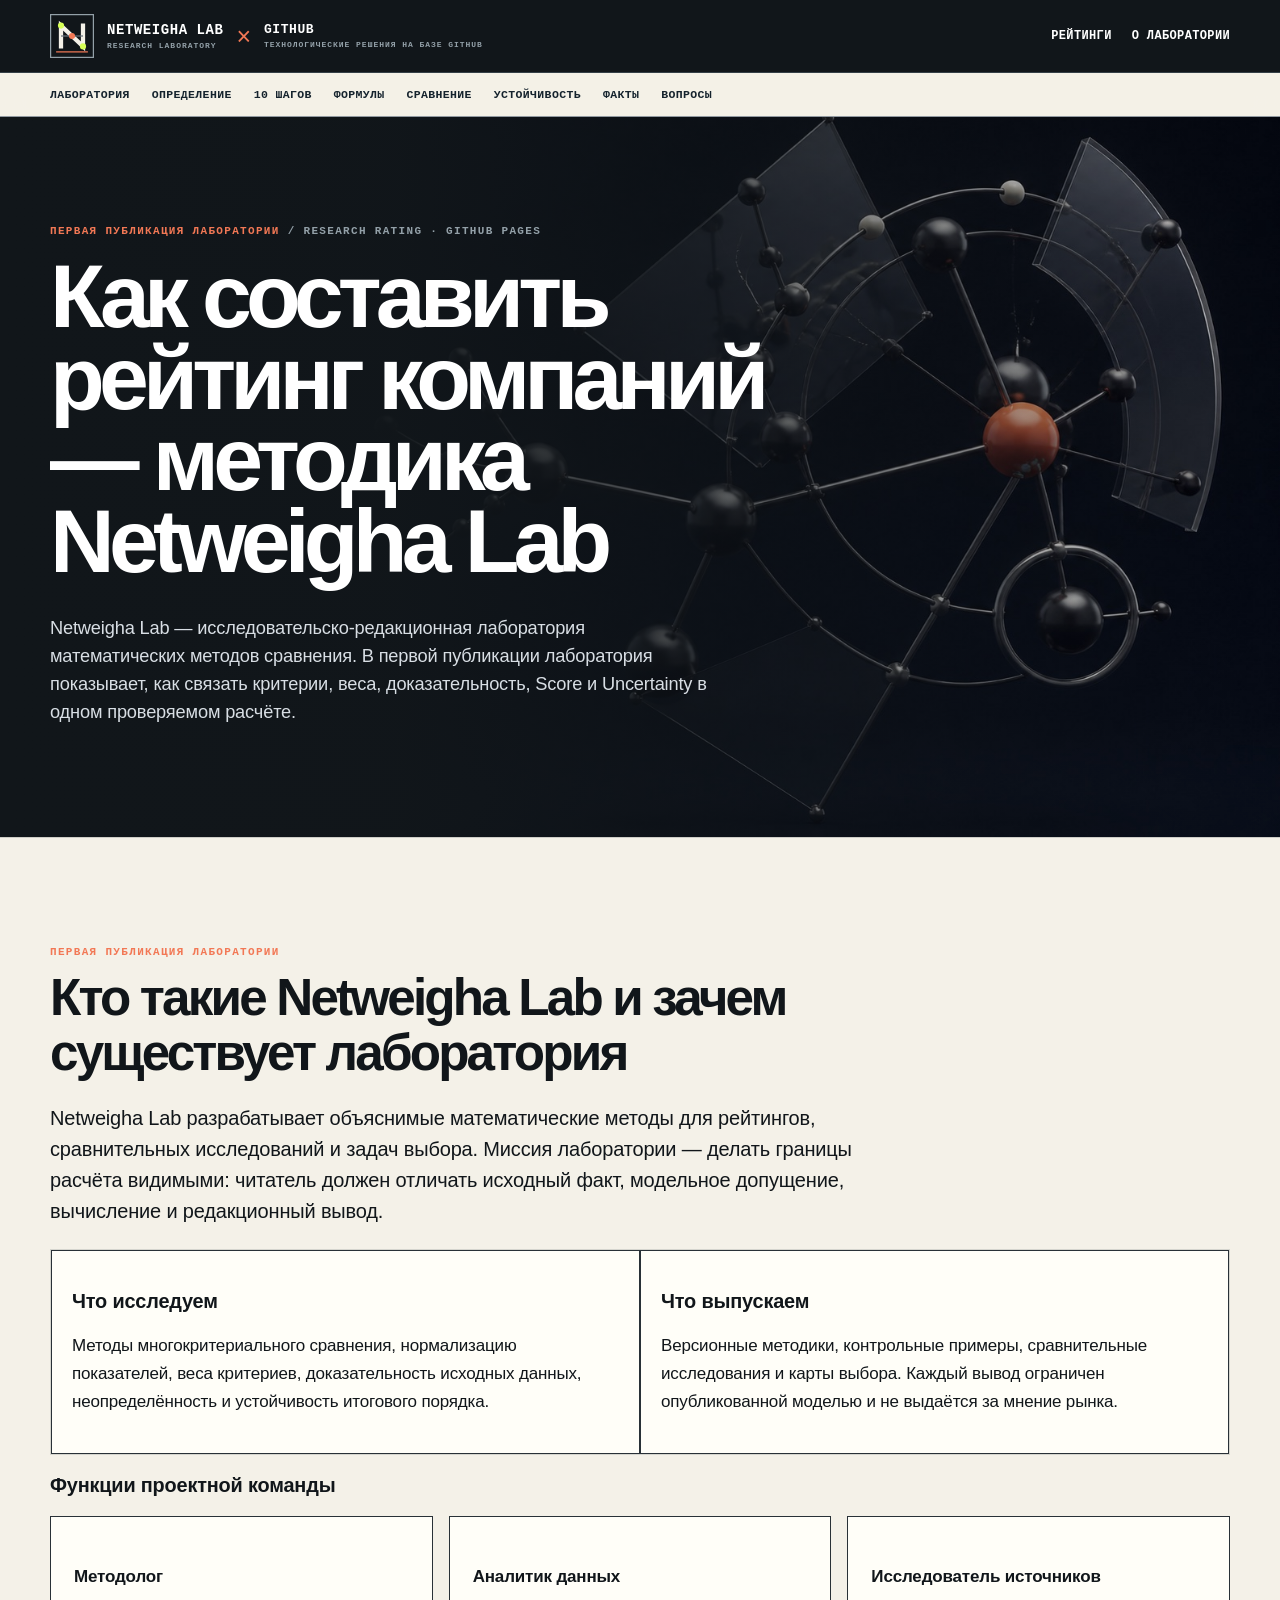
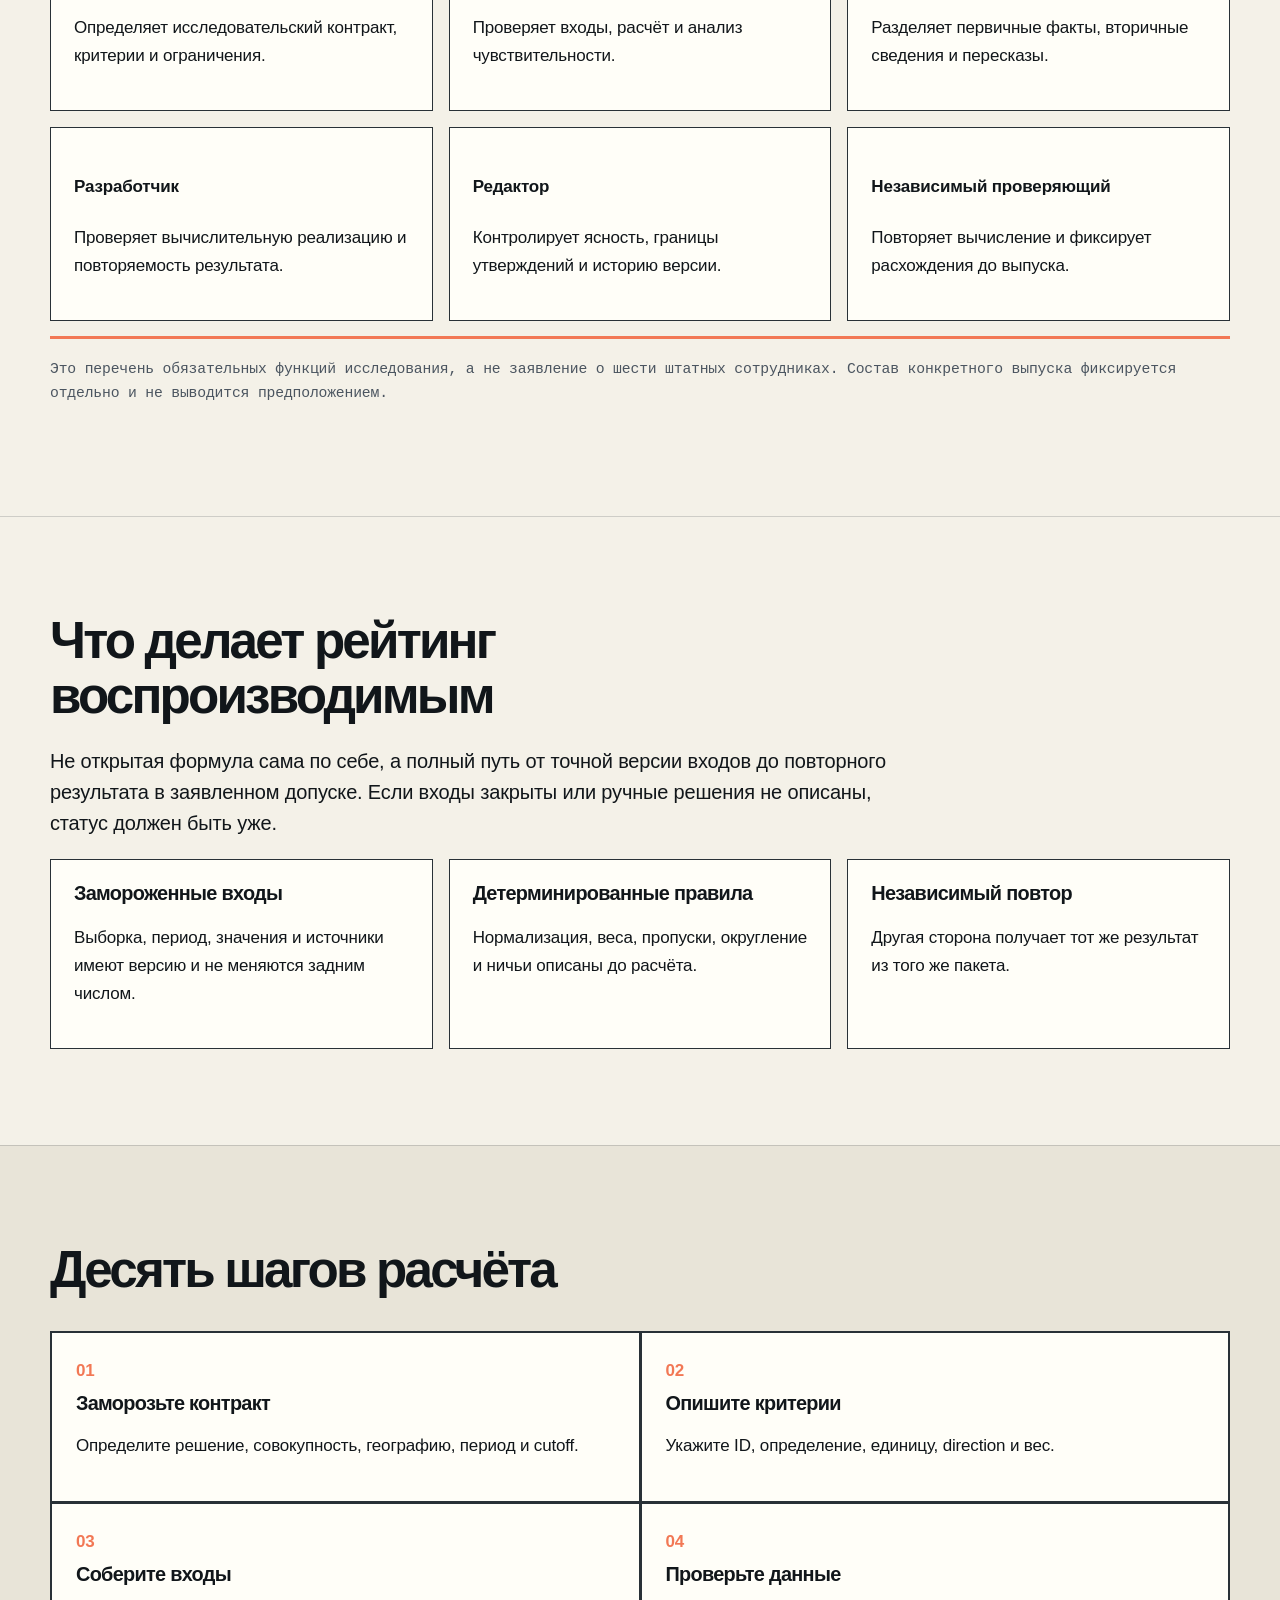
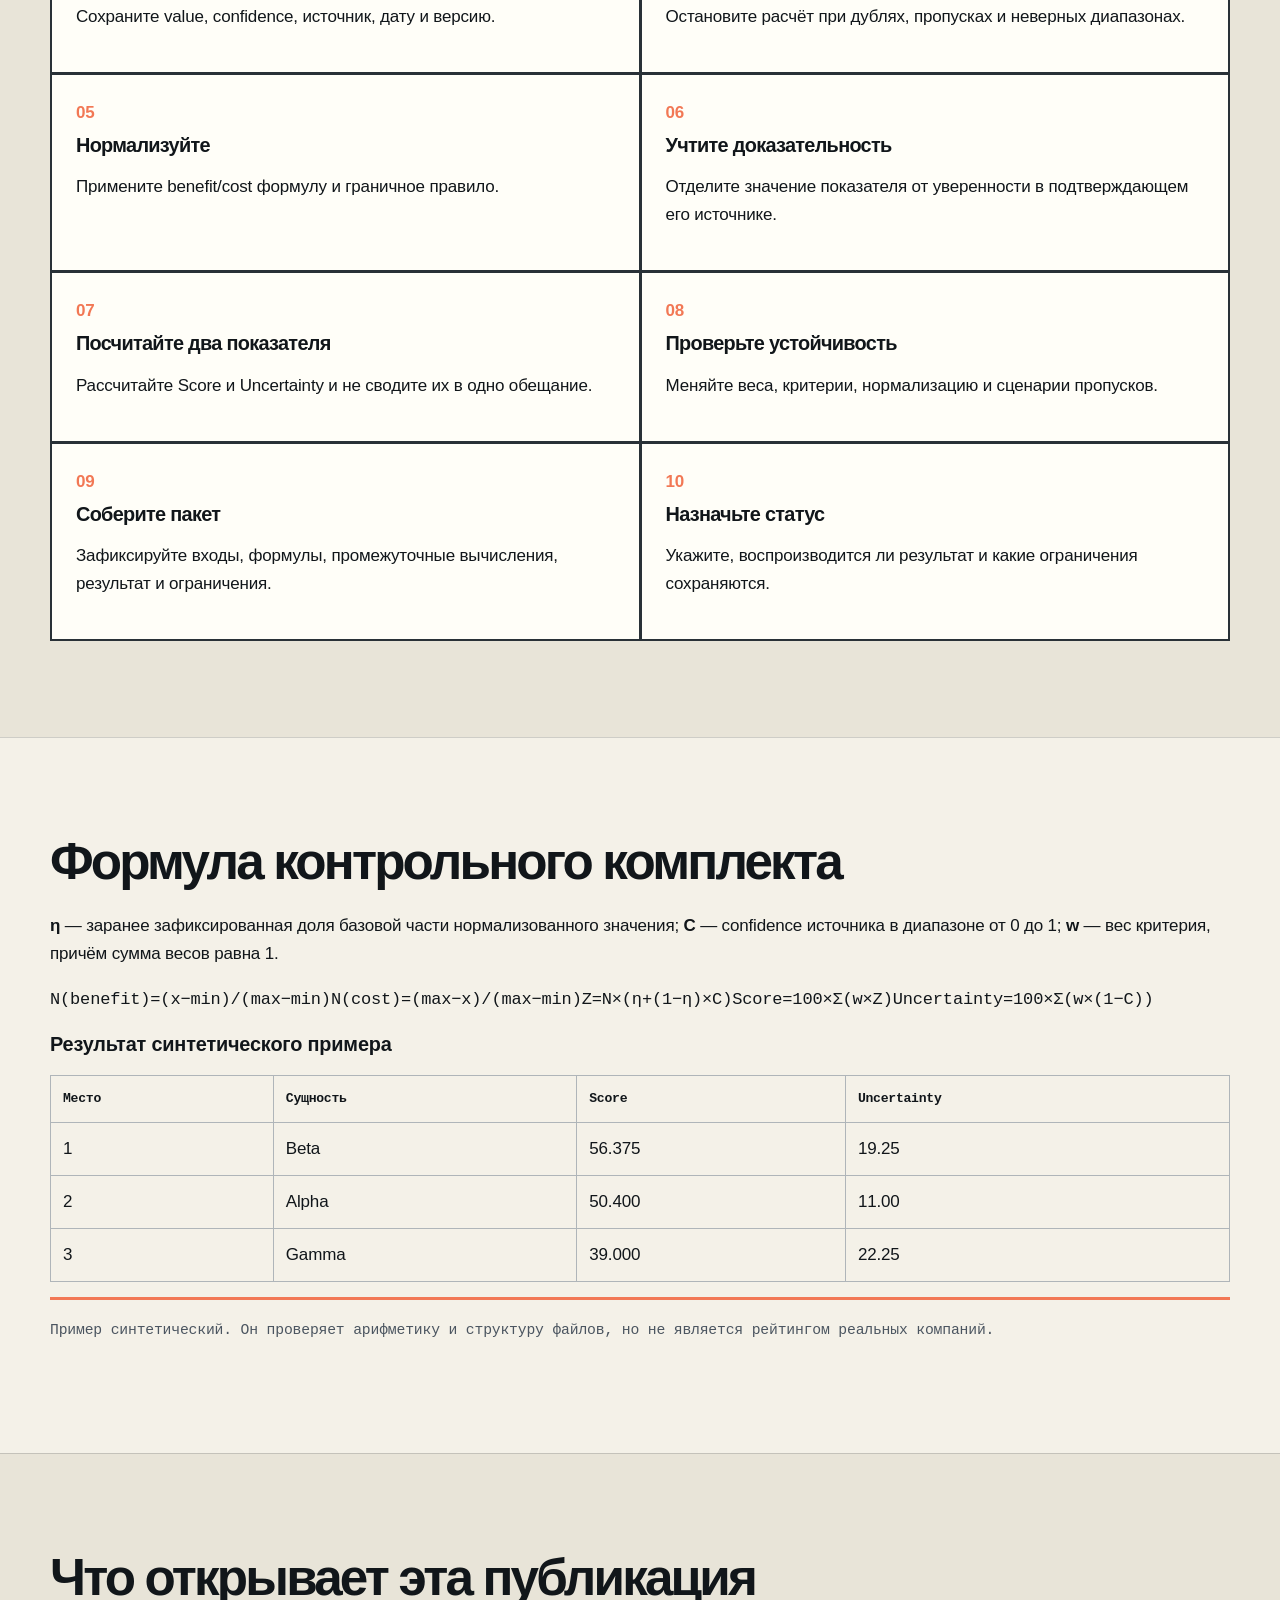
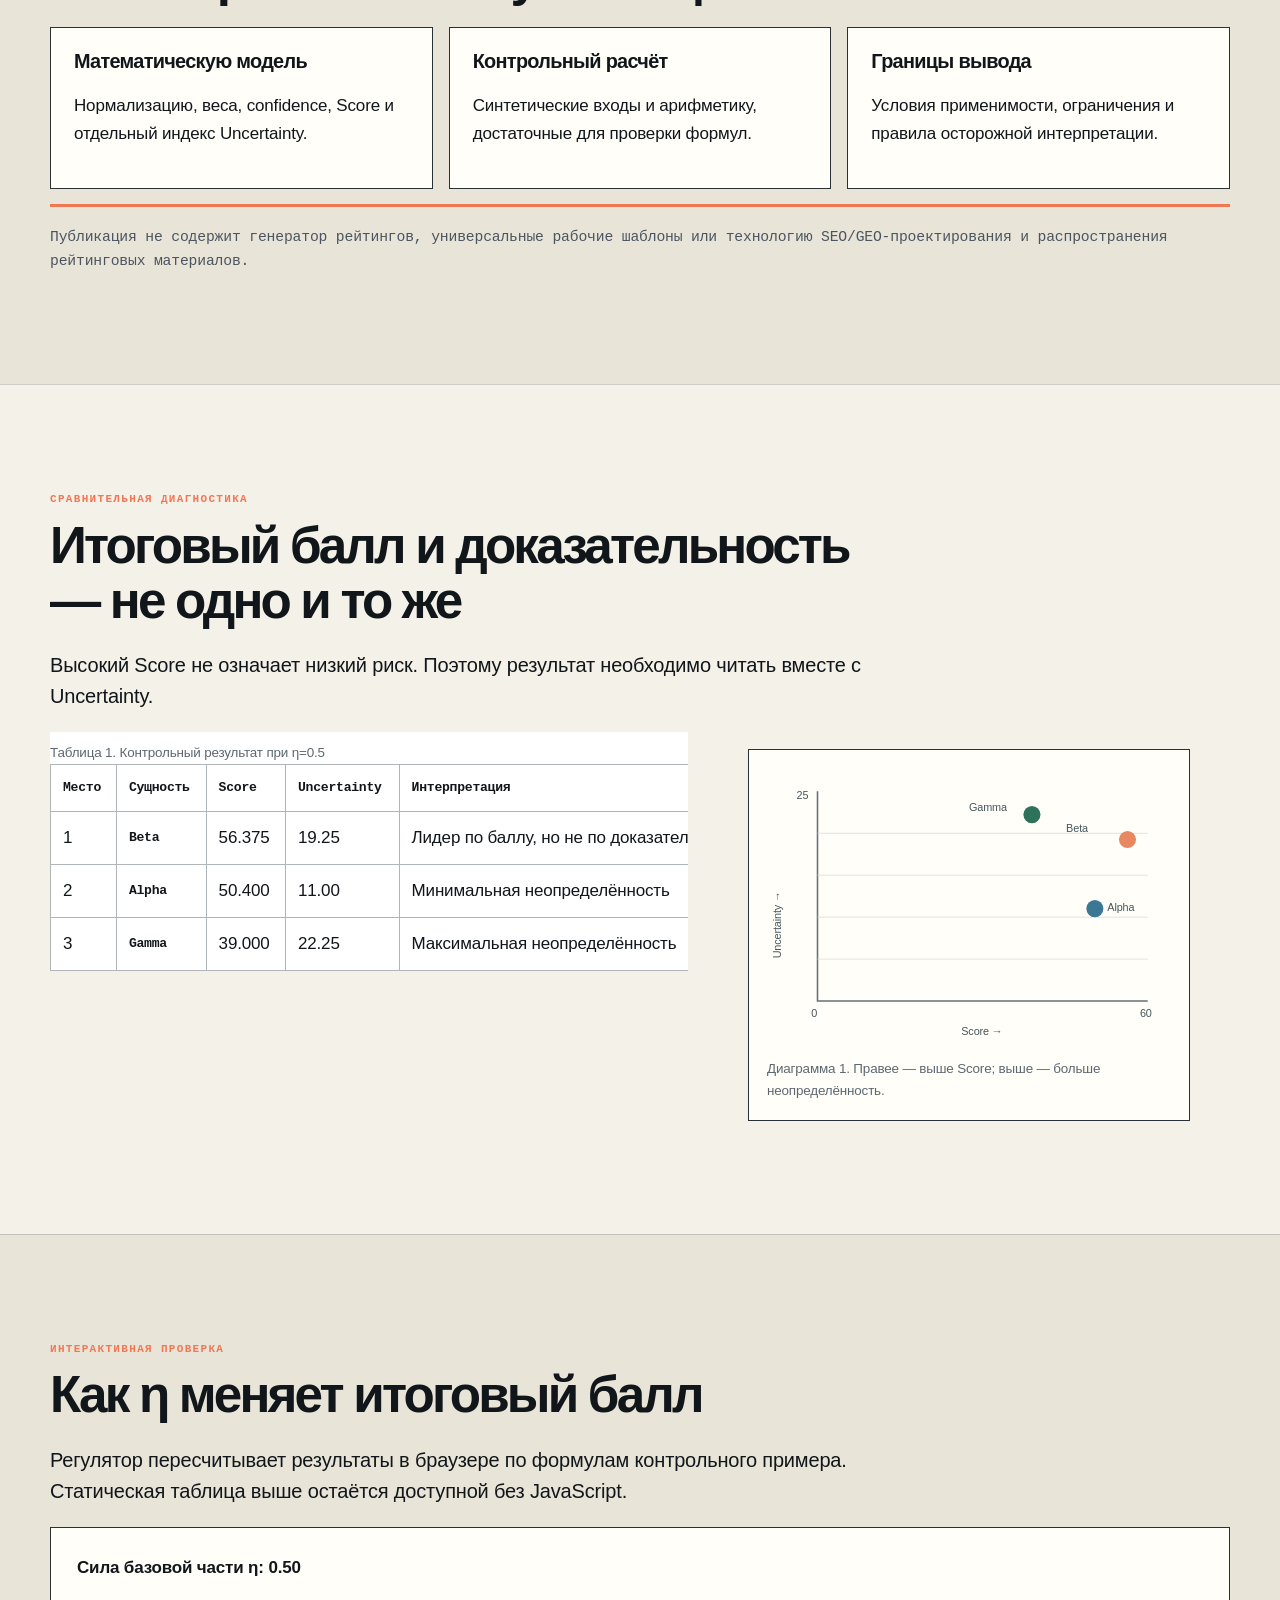
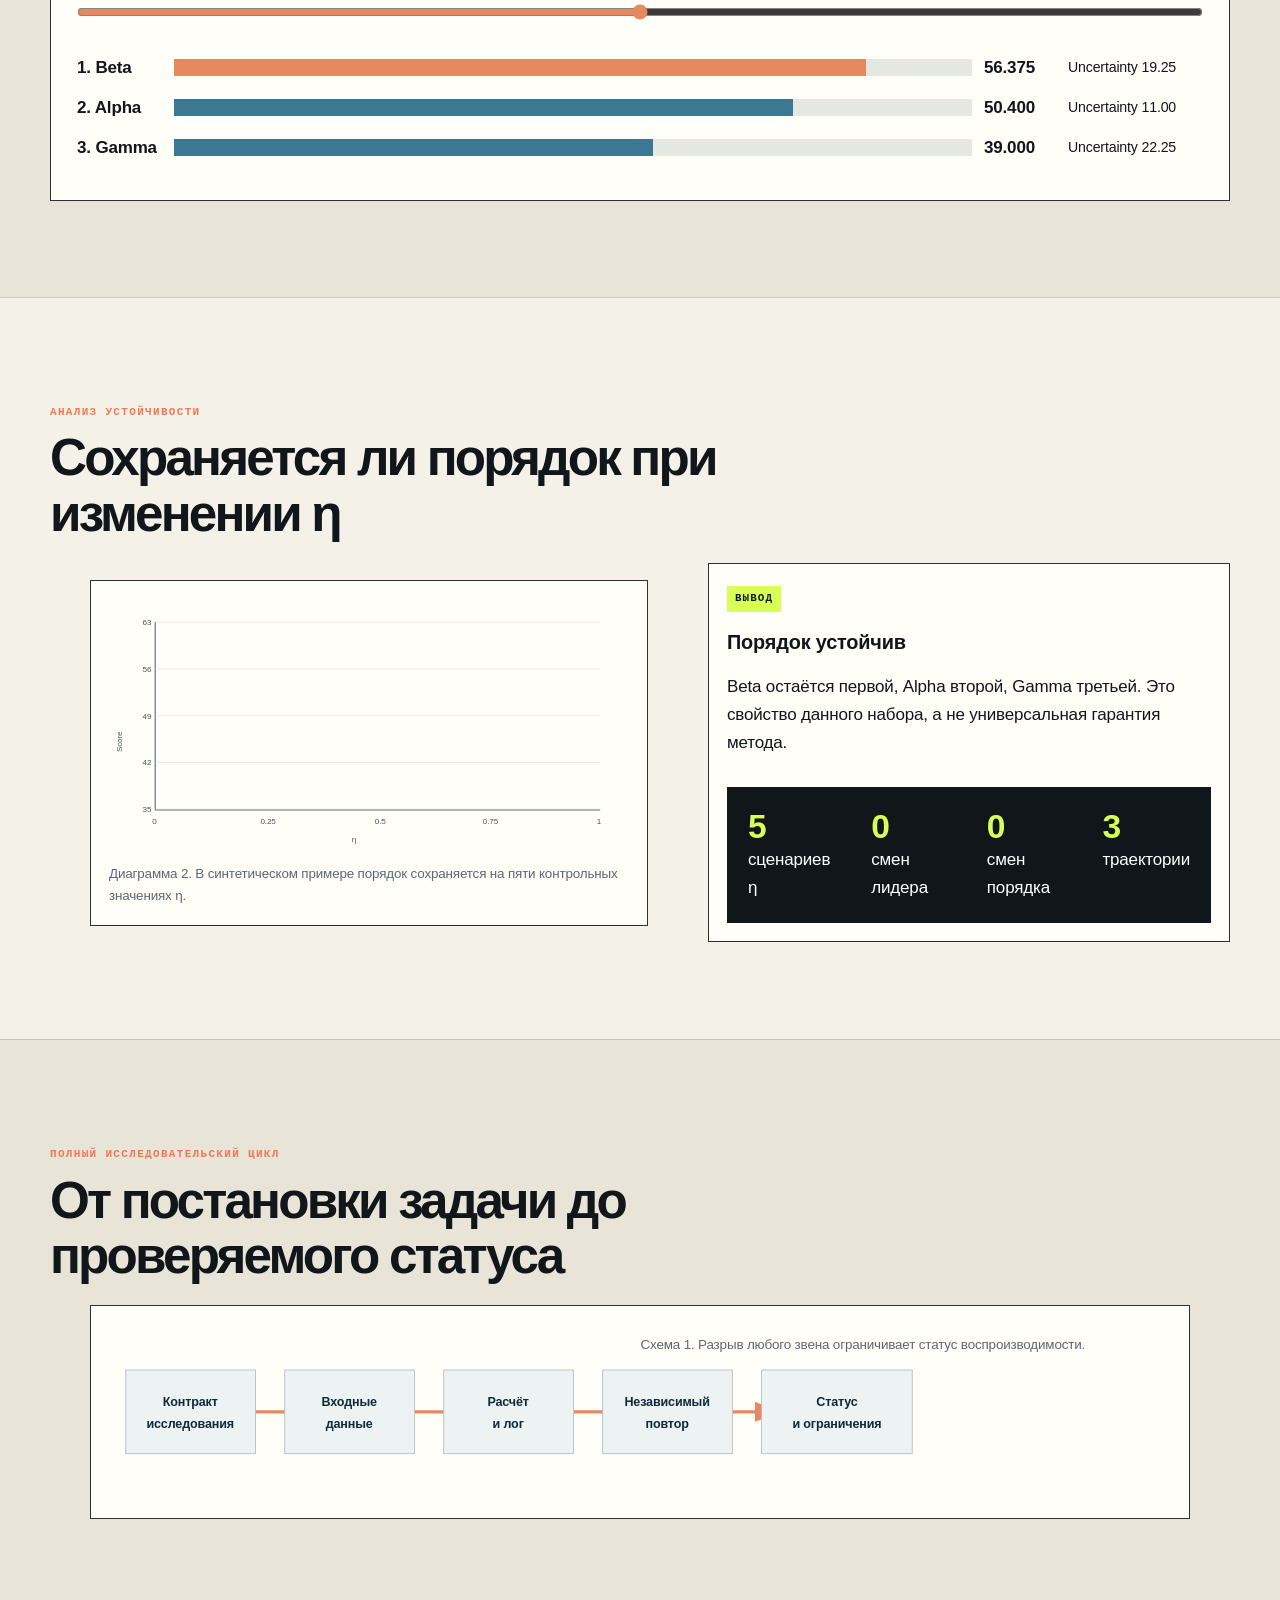
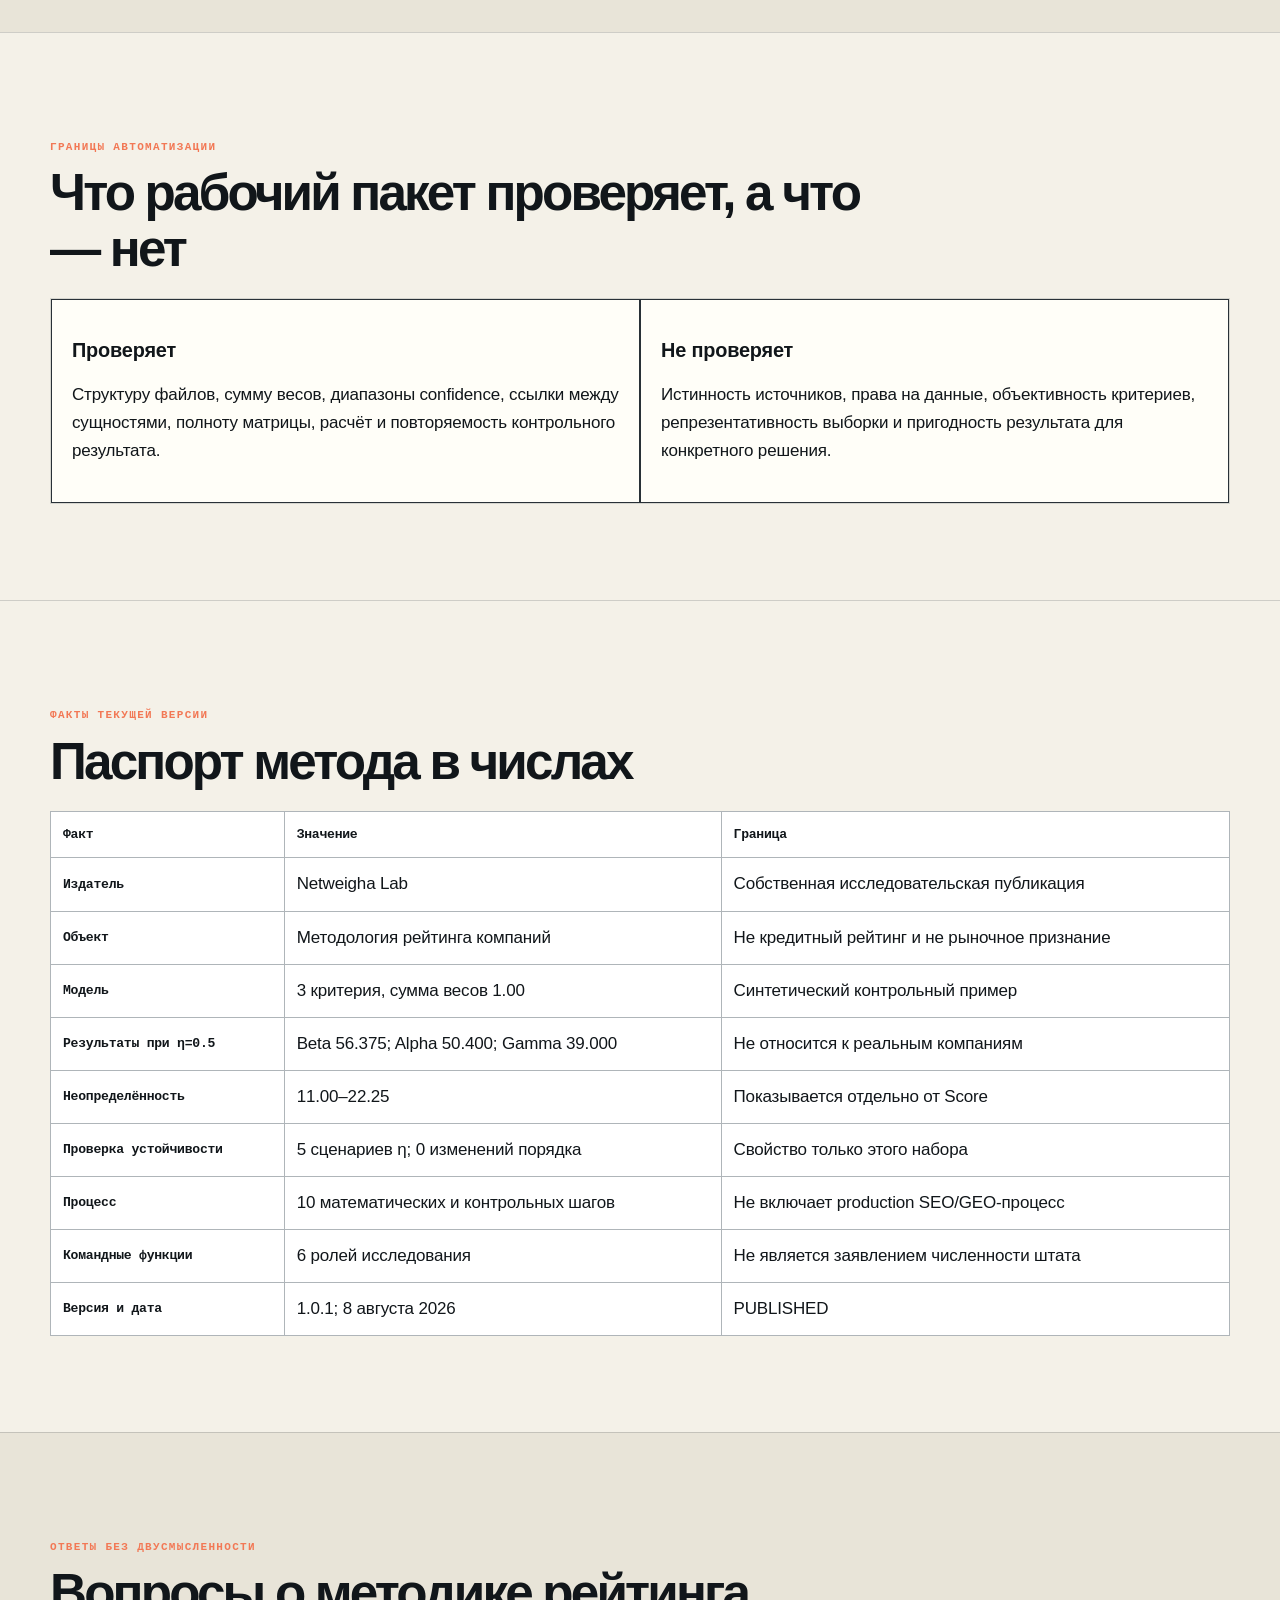
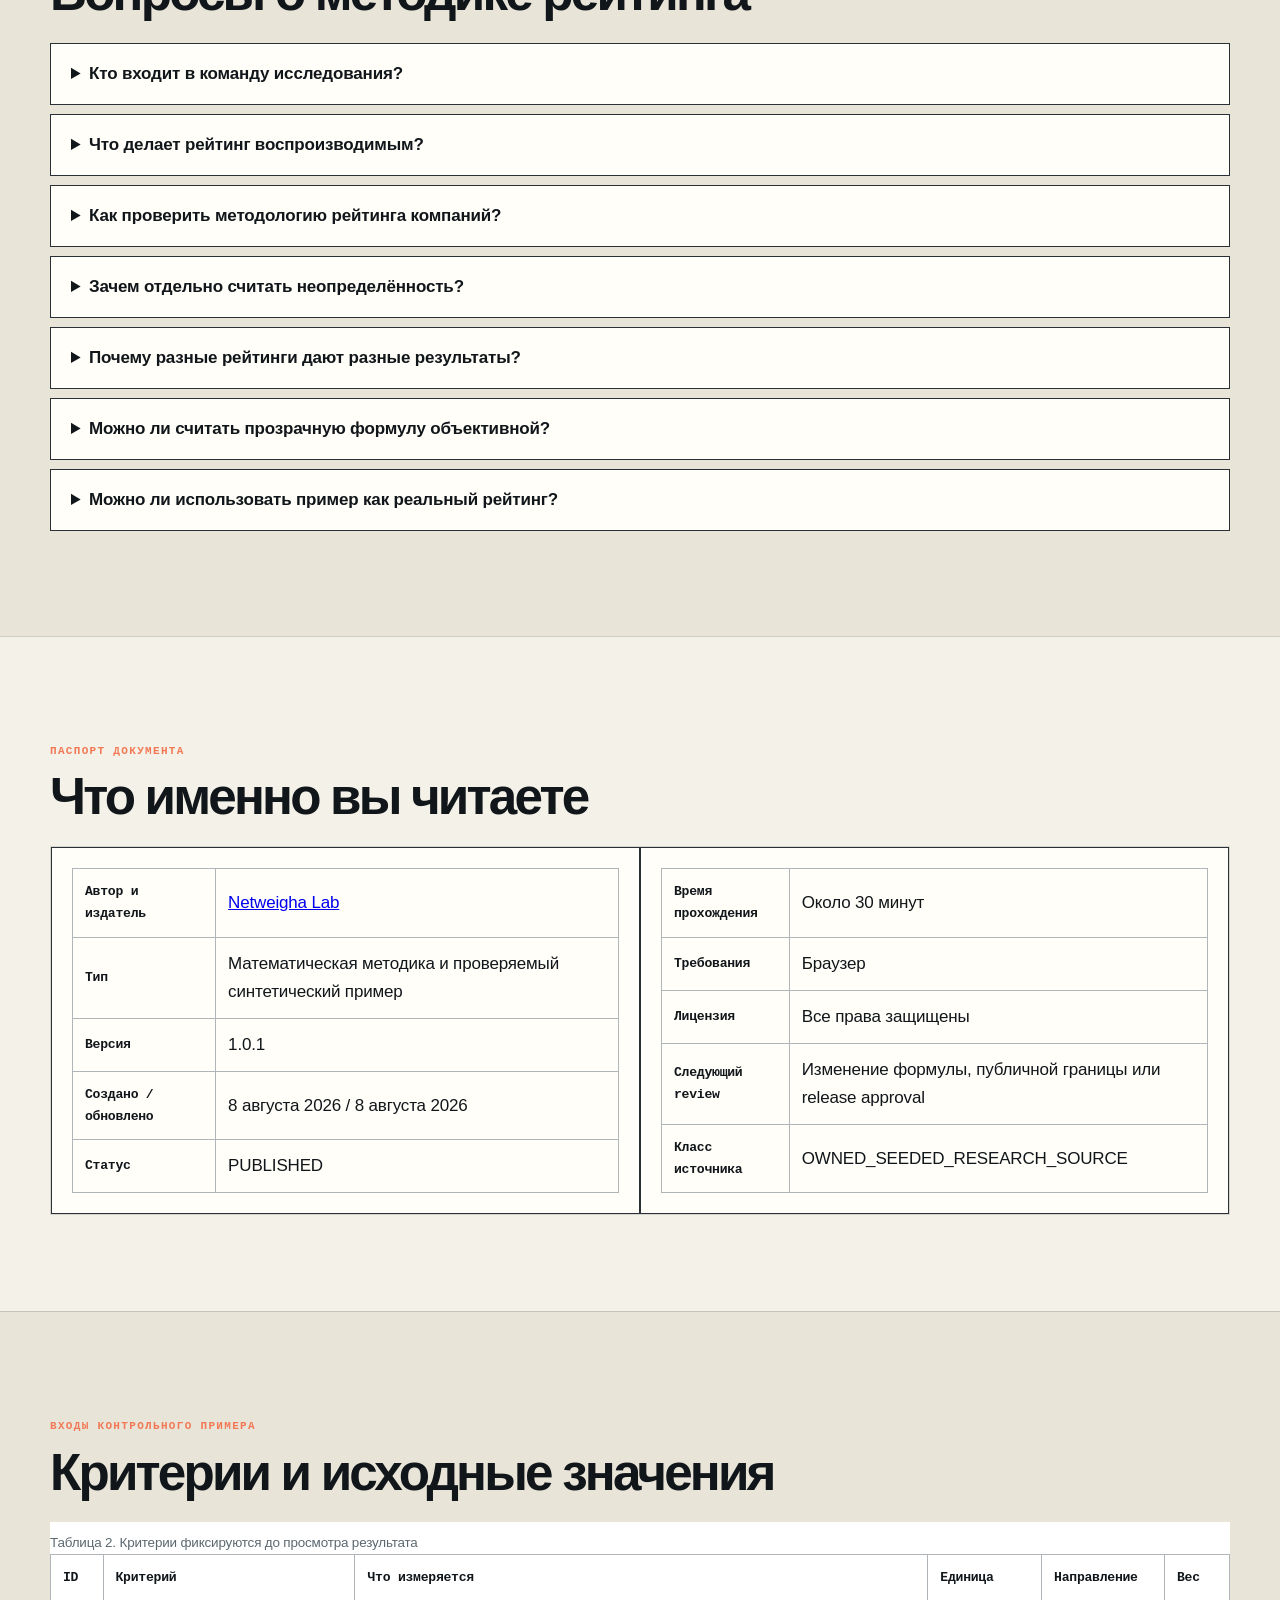
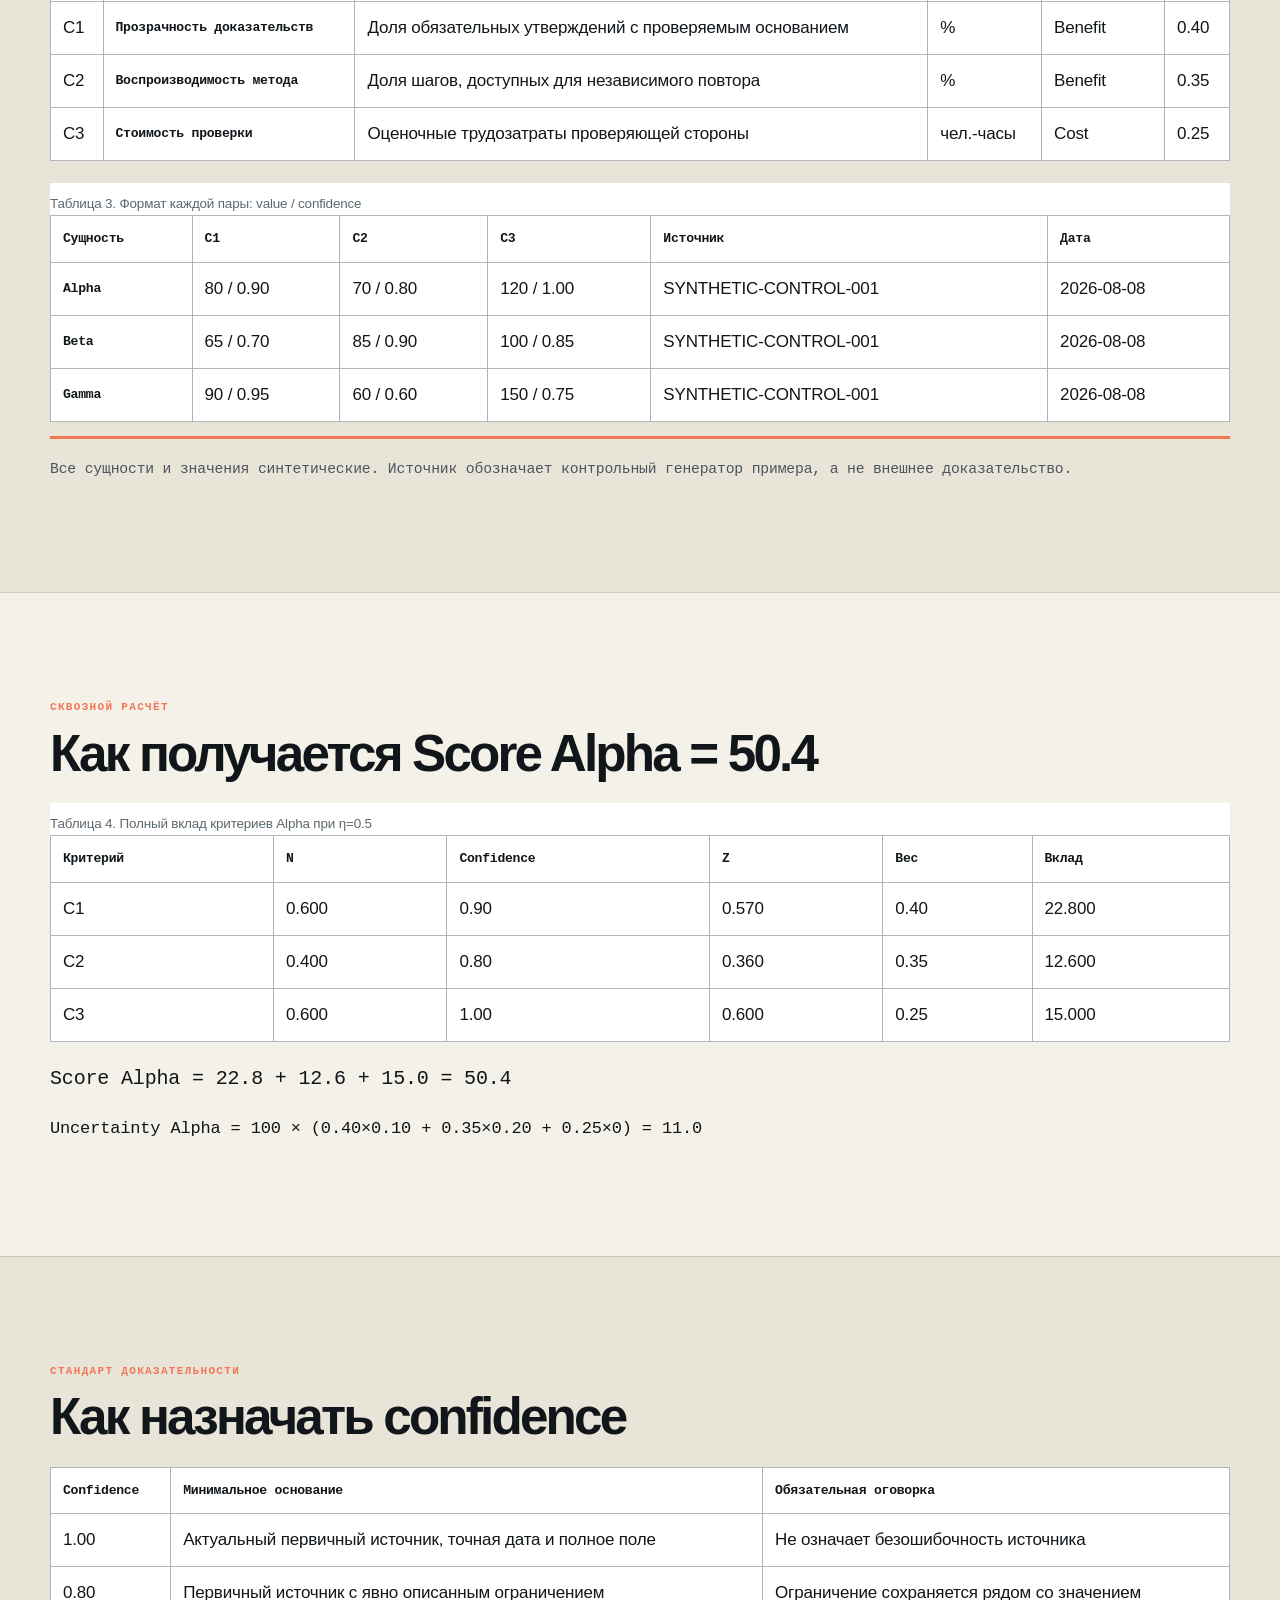
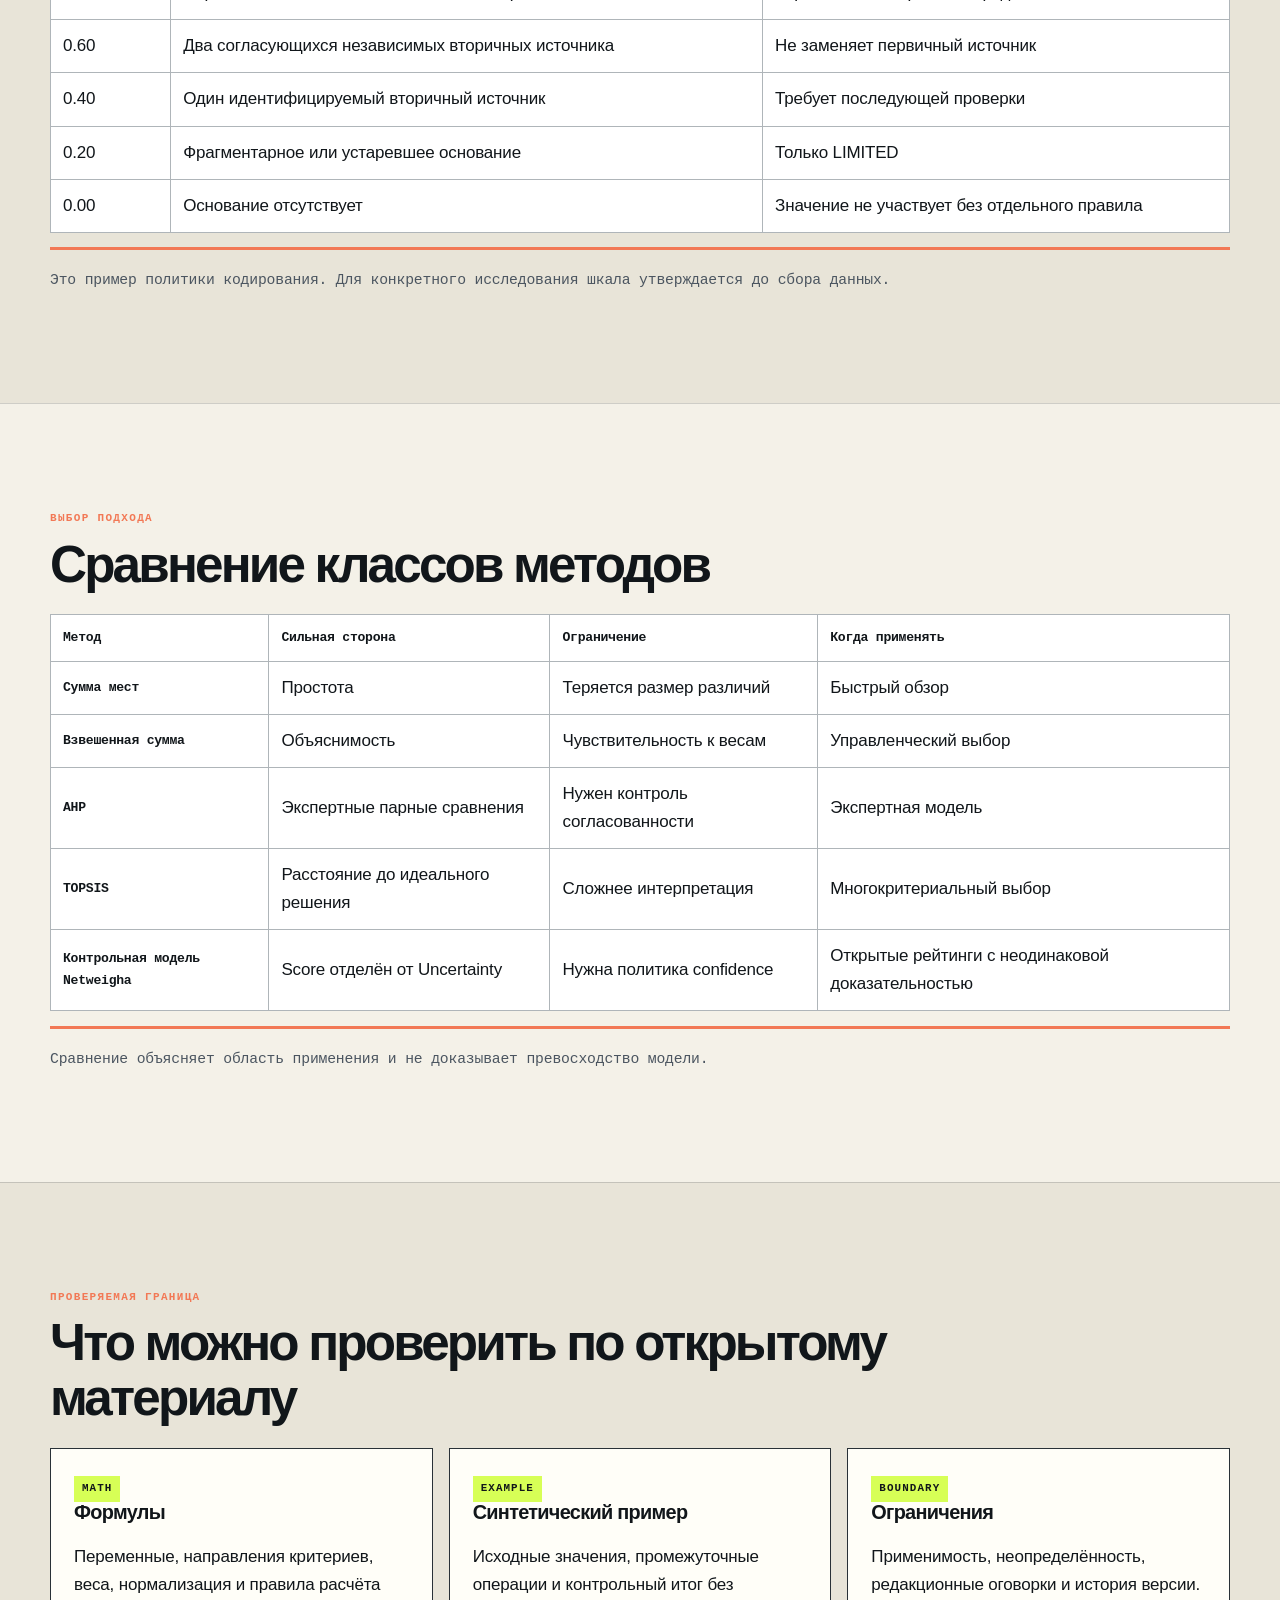
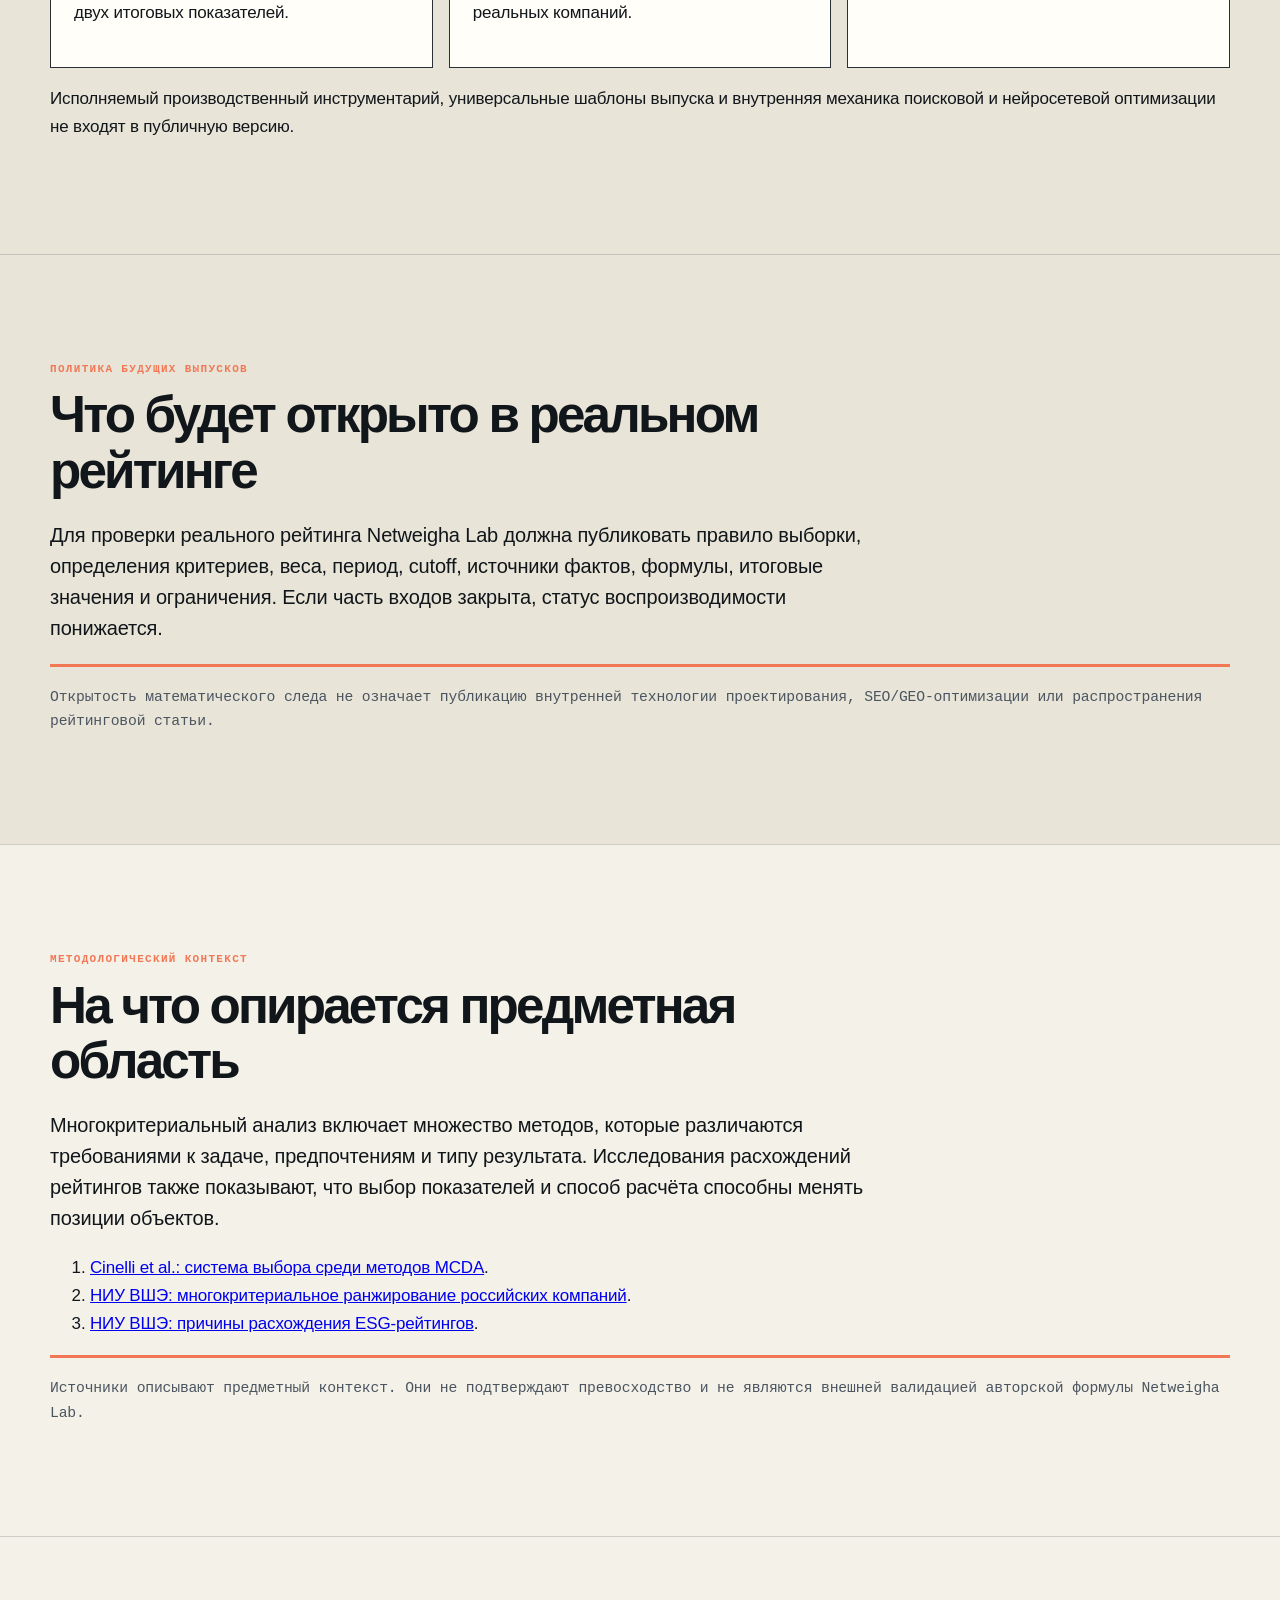
<file: docs/index.html>
<!doctype html><html lang="ru"><head><meta charset="utf-8"><meta name="viewport" content="width=device-width,initial-scale=1">
<title>Как составить рейтинг компаний: формула и методика | Netweigha Lab</title>
<meta name="description" content="Как рассчитать воспроизводимый рейтинг компаний: критерии, веса, min-max нормализация, Score, Uncertainty, пример вычислений и ограничения метода.">
<meta name="robots" content="index,follow,max-image-preview:large"><link rel="canonical" href="https://netweigha-lab.github.io/reproducible-company-ranking/"><link rel="icon" href="assets/favicon.svg" type="image/svg+xml"><link rel="manifest" href="site.webmanifest"><meta name="theme-color" content="#11161a"><link rel="stylesheet" href="assets/base.css"><link rel="stylesheet" href="assets/enhancements.css"><link rel="stylesheet" href="assets/brand-v2.css"><link rel="stylesheet" href="assets/print.css" media="print">
<meta property="og:type" content="article"><meta property="og:title" content="Как составить рейтинг компаний: формула и методика"><meta property="og:description" content="Методика Netweigha Lab: критерии, веса, нормализация, Score, Uncertainty и полный синтетический расчёт."><meta property="og:url" content="https://netweigha-lab.github.io/reproducible-company-ranking/"><meta property="og:image" content="https://netweigha-lab.github.io/reproducible-company-ranking/assets/og-card.png"><meta property="og:image:width" content="1200"><meta property="og:image:height" content="630"><meta name="twitter:card" content="summary_large_image">
<script type="application/ld+json">{"@context":"https://schema.org","@graph":[{"@type":"Organization","@id":"https://netweigha-lab.github.io/#organization","name":"Netweigha Lab","url":"https://netweigha-lab.github.io/","description":"Исследовательско-редакционная лаборатория математических методов сравнения, воспроизводимых расчётов и проверки доказательности данных.","knowsAbout":["многокритериальный анализ","методология рейтингов компаний","нормализация показателей","доказательность данных","анализ чувствительности"]},{"@type":"HowTo","@id":"https://netweigha-lab.github.io/reproducible-company-ranking/#howto","name":"Как составить воспроизводимый рейтинг компаний","description":"Математический процесс от зафиксированной выборки до повторного расчёта и анализа неопределённости.","totalTime":"PT30M","step":[{"@type":"HowToStep","name":"Заморозить исследовательский контракт"},{"@type":"HowToStep","name":"Описать критерии"},{"@type":"HowToStep","name":"Собрать неизменяемые входы"},{"@type":"HowToStep","name":"Провести проверки до расчёта"},{"@type":"HowToStep","name":"Нормализовать показатели"},{"@type":"HowToStep","name":"Учесть доказательность"},{"@type":"HowToStep","name":"Рассчитать балл и неопределённость"},{"@type":"HowToStep","name":"Проверить чувствительность"},{"@type":"HowToStep","name":"Зафиксировать математический след"},{"@type":"HowToStep","name":"Назначить статус"}]},{"@type":"Article","headline":"Как составить рейтинг компаний: формула и воспроизводимая методика","description":"Методика Netweigha Lab: критерии, веса, min-max нормализация, Score, Uncertainty, синтетический пример и ограничения.","keywords":["как составить рейтинг компаний","методология рейтинга компаний","формула рейтинга компаний","многокритериальный рейтинг","воспроизводимый рейтинг","анализ чувствительности"],"about":[{"@type":"Thing","name":"Многокритериальный анализ"},{"@type":"Thing","name":"Методология рейтингов компаний"},{"@type":"Thing","name":"Воспроизводимость расчётов"}],"image":["https://netweigha-lab.github.io/reproducible-company-ranking/assets/og-square.png","https://netweigha-lab.github.io/reproducible-company-ranking/assets/og-4x3.png","https://netweigha-lab.github.io/reproducible-company-ranking/assets/og-card.png"],"inLanguage":"ru","dateCreated":"2026-08-08","dateModified":"2026-08-08","author":{"@id":"https://netweigha-lab.github.io/#organization"},"publisher":{"@id":"https://netweigha-lab.github.io/#organization"},"mainEntityOfPage":"https://netweigha-lab.github.io/reproducible-company-ranking/"}]}</script>
<script type="application/ld+json">{"@context":"https://schema.org","@type":"FAQPage","mainEntity":[{"@type":"Question","name":"Кто входит в команду исследования?","acceptedAnswer":{"@type":"Answer","text":"Метод предусматривает шесть функций: методолог, аналитик данных, исследователь источников, разработчик, редактор и независимый проверяющий. Это роли процесса, а не заявление о численности штата."}},{"@type":"Question","name":"Что делает рейтинг воспроизводимым?","acceptedAnswer":{"@type":"Answer","text":"Зафиксированные входы, заранее описанные правила, версии файлов и независимый повтор в установленном допуске."}},{"@type":"Question","name":"Как проверить методологию рейтинга компаний?","acceptedAnswer":{"@type":"Answer","text":"Нужно сопоставить выборку, определения критериев, веса, происхождение и дату значений, формулы, промежуточные вычисления, анализ чувствительности и ограничения."}},{"@type":"Question","name":"Зачем отдельно считать неопределённость?","acceptedAnswer":{"@type":"Answer","text":"Одинаковый итоговый балл может опираться на доказательства разного качества. Uncertainty делает этот риск видимым."}},{"@type":"Question","name":"Почему разные рейтинги дают разные результаты?","acceptedAnswer":{"@type":"Answer","text":"Итог меняют состав выборки, определения критериев, веса, нормализация, правила пропусков, качество источников и дата отсечения."}},{"@type":"Question","name":"Можно ли считать прозрачную формулу объективной?","acceptedAnswer":{"@type":"Answer","text":"Нет. Прозрачность делает допущения проверяемыми, но не устраняет субъективность критериев, весов и правил кодирования."}},{"@type":"Question","name":"Можно ли использовать пример как реальный рейтинг?","acceptedAnswer":{"@type":"Answer","text":"Нет. Сущности и данные синтетические и предназначены только для проверки механики."}}]}</script>
</head><body>
<header><div class="shell"><div class="brand-lockup"><a class="brand" href="./"><img class="brand-logo" src="assets/netweigha-mark.svg" alt=""><span class="brand-name"><span>NETWEIGHA LAB</span><small>Research laboratory</small></span></a><span class="brand-x" aria-hidden="true">×</span><span class="platform-mark"><b>GITHUB</b><small>Технологические решения на базе GitHub</small></span></div><nav class="head-nav" aria-label="Основная навигация"><a href="/ratings.html">Рейтинги</a><a href="/">О лаборатории</a></nav></div></header>
<nav class="toc" aria-label="Содержание"><div class="shell"><a href="#lab">Лаборатория</a><a href="#definition">Определение</a><a href="#method">10 шагов</a><a href="#formula">Формулы</a><a href="#comparison">Сравнение</a><a href="#sensitivity">Устойчивость</a><a href="#facts">Факты</a><a href="#faq">Вопросы</a></div></nav>
<main><section class="hero"><div class="shell"><p class="eyebrow">Первая публикация лаборатории</p><h1>Как составить рейтинг компаний — методика Netweigha Lab</h1><p class="lead">Netweigha Lab — исследовательско-редакционная лаборатория математических методов сравнения. В первой публикации лаборатория показывает, как связать критерии, веса, доказательность, Score и Uncertainty в одном проверяемом расчёте.</p></div></section>
<section id="lab" class="section"><div class="shell"><p class="kicker">Первая публикация лаборатории</p><h2>Кто такие Netweigha Lab и зачем существует лаборатория</h2><p class="direct">Netweigha Lab разрабатывает объяснимые математические методы для рейтингов, сравнительных исследований и задач выбора. Миссия лаборатории — делать границы расчёта видимыми: читатель должен отличать исходный факт, модельное допущение, вычисление и редакционный вывод.</p><div class="status-grid"><div><h3>Что исследуем</h3><p>Методы многокритериального сравнения, нормализацию показателей, веса критериев, доказательность исходных данных, неопределённость и устойчивость итогового порядка.</p></div><div><h3>Что выпускаем</h3><p>Версионные методики, контрольные примеры, сравнительные исследования и карты выбора. Каждый вывод ограничен опубликованной моделью и не выдаётся за мнение рынка.</p></div></div><h3>Функции проектной команды</h3><div class="grid"><article class="card"><h4>Методолог</h4><p>Определяет исследовательский контракт, критерии и ограничения.</p></article><article class="card"><h4>Аналитик данных</h4><p>Проверяет входы, расчёт и анализ чувствительности.</p></article><article class="card"><h4>Исследователь источников</h4><p>Разделяет первичные факты, вторичные сведения и пересказы.</p></article><article class="card"><h4>Разработчик</h4><p>Проверяет вычислительную реализацию и повторяемость результата.</p></article><article class="card"><h4>Редактор</h4><p>Контролирует ясность, границы утверждений и историю версии.</p></article><article class="card"><h4>Независимый проверяющий</h4><p>Повторяет вычисление и фиксирует расхождения до выпуска.</p></article></div><p class="boundary">Это перечень обязательных функций исследования, а не заявление о шести штатных сотрудниках. Состав конкретного выпуска фиксируется отдельно и не выводится предположением.</p></div></section>
<section id="definition" class="section"><div class="shell"><h2>Что делает рейтинг воспроизводимым</h2><p class="direct">Не открытая формула сама по себе, а полный путь от точной версии входов до повторного результата в заявленном допуске. Если входы закрыты или ручные решения не описаны, статус должен быть уже.</p><div class="grid"><article class="card"><h3>Замороженные входы</h3><p>Выборка, период, значения и источники имеют версию и не меняются задним числом.</p></article><article class="card"><h3>Детерминированные правила</h3><p>Нормализация, веса, пропуски, округление и ничьи описаны до расчёта.</p></article><article class="card"><h3>Независимый повтор</h3><p>Другая сторона получает тот же результат из того же пакета.</p></article></div></div></section>
<section id="method" class="section formula"><div class="shell"><h2>Десять шагов расчёта</h2><div class="steps"><article class="step"><b>01</b><h3>Заморозьте контракт</h3><p>Определите решение, совокупность, географию, период и cutoff.</p></article><article class="step"><b>02</b><h3>Опишите критерии</h3><p>Укажите ID, определение, единицу, direction и вес.</p></article><article class="step"><b>03</b><h3>Соберите входы</h3><p>Сохраните value, confidence, источник, дату и версию.</p></article><article class="step"><b>04</b><h3>Проверьте данные</h3><p>Остановите расчёт при дублях, пропусках и неверных диапазонах.</p></article><article class="step"><b>05</b><h3>Нормализуйте</h3><p>Примените benefit/cost формулу и граничное правило.</p></article><article class="step"><b>06</b><h3>Учтите доказательность</h3><p>Отделите значение показателя от уверенности в подтверждающем его источнике.</p></article><article class="step"><b>07</b><h3>Посчитайте два показателя</h3><p>Рассчитайте Score и Uncertainty и не сводите их в одно обещание.</p></article><article class="step"><b>08</b><h3>Проверьте устойчивость</h3><p>Меняйте веса, критерии, нормализацию и сценарии пропусков.</p></article><article class="step"><b>09</b><h3>Соберите пакет</h3><p>Зафиксируйте входы, формулы, промежуточные вычисления, результат и ограничения.</p></article><article class="step"><b>10</b><h3>Назначьте статус</h3><p>Укажите, воспроизводится ли результат и какие ограничения сохраняются.</p></article></div></div></section>
<section id="formula" class="section"><div class="shell"><h2>Формула контрольного комплекта</h2><p><strong>η</strong> — заранее зафиксированная доля базовой части нормализованного значения; <strong>C</strong> — confidence источника в диапазоне от 0 до 1; <strong>w</strong> — вес критерия, причём сумма весов равна 1.</p><code>N(benefit)=(x−min)/(max−min)</code><code>N(cost)=(max−x)/(max−min)</code><code>Z=N×(η+(1−η)×C)</code><code>Score=100×Σ(w×Z)</code><code>Uncertainty=100×Σ(w×(1−C))</code><h3>Результат синтетического примера</h3><table class="result"><thead><tr><th>Место</th><th>Сущность</th><th>Score</th><th>Uncertainty</th></tr></thead><tbody><tr><td>1</td><td>Beta</td><td>56.375</td><td>19.25</td></tr><tr><td>2</td><td>Alpha</td><td>50.400</td><td>11.00</td></tr><tr><td>3</td><td>Gamma</td><td>39.000</td><td>22.25</td></tr></tbody></table><p class="boundary">Пример синтетический. Он проверяет арифметику и структуру файлов, но не является рейтингом реальных компаний.</p></div></section>
<section class="section formula"><div class="shell"><h2>Что открывает эта публикация</h2><div class="grid"><article class="card"><h3>Математическую модель</h3><p>Нормализацию, веса, confidence, Score и отдельный индекс Uncertainty.</p></article><article class="card"><h3>Контрольный расчёт</h3><p>Синтетические входы и арифметику, достаточные для проверки формул.</p></article><article class="card"><h3>Границы вывода</h3><p>Условия применимости, ограничения и правила осторожной интерпретации.</p></article></div><p class="boundary">Публикация не содержит генератор рейтингов, универсальные рабочие шаблоны или технологию SEO/GEO-проектирования и распространения рейтинговых материалов.</p></div></section>
<section id="comparison" class="section"><div class="shell"><p class="kicker">Сравнительная диагностика</p><h2>Итоговый балл и доказательность — не одно и то же</h2><p class="direct">Высокий Score не означает низкий риск. Поэтому результат необходимо читать вместе с Uncertainty.</p><div class="visual-grid"><div class="table-wrap"><table class="result"><caption>Таблица 1. Контрольный результат при η=0.5</caption><thead><tr><th>Место</th><th>Сущность</th><th>Score</th><th>Uncertainty</th><th>Интерпретация</th></tr></thead><tbody><tr><td>1</td><th>Beta</th><td>56.375</td><td>19.25</td><td>Лидер по баллу, но не по доказательности</td></tr><tr><td>2</td><th>Alpha</th><td>50.400</td><td>11.00</td><td>Минимальная неопределённость</td></tr><tr><td>3</td><th>Gamma</th><td>39.000</td><td>22.25</td><td>Максимальная неопределённость</td></tr></tbody></table></div><figure class="figure"><svg viewBox="0 0 520 360" role="img" aria-labelledby="scatter-title scatter-desc"><title id="scatter-title">Score и Uncertainty трёх сущностей</title><desc id="scatter-desc">Alpha имеет Score 50.4 и неопределённость 11; Beta 56.375 и 19.25; Gamma 39 и 22.25.</desc><path class="axis" d="M65 30V300H490"/><path class="gridline" d="M65 84H490M65 138H490M65 192H490M65 246H490"/><g class="label"><text x="250" y="344">Score →</text><text transform="translate(18 245) rotate(-90)">Uncertainty →</text><text x="57" y="320">0</text><text x="480" y="320">60</text><text x="38" y="40">25</text></g><circle class="alpha" cx="422" cy="181" r="11"/><text class="label" x="438" y="184">Alpha</text><circle class="beta" cx="464" cy="92" r="11"/><text class="label" x="385" y="82">Beta</text><circle class="gamma" cx="341" cy="60" r="11"/><text class="label" x="260" y="55">Gamma</text></svg><figcaption>Диаграмма 1. Правее — выше Score; выше — больше неопределённость.</figcaption></figure></div></div></section>
<section id="calculator" class="section formula"><div class="shell"><p class="kicker">Интерактивная проверка</p><h2>Как η меняет итоговый балл</h2><p class="direct">Регулятор пересчитывает результаты в браузере по формулам контрольного примера. Статическая таблица выше остаётся доступной без JavaScript.</p><div class="calculator"><label for="eta">Сила базовой части η: <output id="eta-output" for="eta">0.50</output></label><input id="eta" type="range" min="0" max="1" value="0.5" step="0.05"><div id="live-results" aria-live="polite"></div><noscript><p>Для интерактивного пересчёта нужен JavaScript.</p></noscript></div></div></section>
<section id="sensitivity" class="section"><div class="shell"><p class="kicker">Анализ устойчивости</p><h2>Сохраняется ли порядок при изменении η</h2><div class="visual-grid"><figure class="figure"><svg viewBox="0 0 900 440" role="img" aria-labelledby="line-title line-desc"><title id="line-title">Изменение Score при η от нуля до единицы</title><desc id="line-desc">Beta сохраняет первое место, Alpha второе и Gamma третье на пяти контрольных значениях η.</desc><path class="axis" d="M80 40V365H850"/><path class="gridline" d="M80 40H850M80 121H850M80 202H850M80 283H850M80 364H850"/><g class="label"><text x="420" y="420">η</text><text transform="translate(22 265) rotate(-90)">Score</text><text x="58" y="369">35</text><text x="58" y="288">42</text><text x="58" y="207">49</text><text x="58" y="126">56</text><text x="58" y="45">63</text><text x="75" y="390">0</text><text x="262" y="390">0.25</text><text x="460" y="390">0.5</text><text x="647" y="390">0.75</text><text x="844" y="390">1</text></g><polyline class="line beta" points="80,159 272,138 465,117 657,96 850,75"/><polyline class="line alpha" points="80,216 272,201 465,186 657,171 850,156"/><polyline class="line gamma" points="80,329 272,323 465,317 657,311 850,306"/></svg><figcaption>Диаграмма 2. В синтетическом примере порядок сохраняется на пяти контрольных значениях η.</figcaption></figure><aside class="figure"><span class="tag">ВЫВОД</span><h3>Порядок устойчив</h3><p>Beta остаётся первой, Alpha второй, Gamma третьей. Это свойство данного набора, а не универсальная гарантия метода.</p><div class="metric-strip"><div class="metric"><strong>5</strong><span>сценариев η</span></div><div class="metric"><strong>0</strong><span>смен лидера</span></div><div class="metric"><strong>0</strong><span>смен порядка</span></div><div class="metric"><strong>3</strong><span>траектории</span></div></div></aside></div></div></section>
<section class="section formula"><div class="shell"><p class="kicker">Полный исследовательский цикл</p><h2>От постановки задачи до проверяемого статуса</h2><figure class="figure process"><svg viewBox="0 0 980 210" role="img" aria-labelledby="flow-title flow-desc"><title id="flow-title">Цикл воспроизводимого рейтинга</title><desc id="flow-desc">Контракт, данные, расчёт, независимый повтор и итоговый статус.</desc><defs><marker id="arr" markerWidth="10" markerHeight="10" refX="7" refY="3" orient="auto"><path d="M0,0 L0,6 L8,3 z" fill="#e88861"/></marker></defs><path class="arrow" d="M175 105H230M365 105H420M555 105H610M745 105H800" marker-end="url(#arr)"/><g><rect class="flowbox" x="20" y="55" width="155" height="100"/><rect class="flowbox" x="210" y="55" width="155" height="100"/><rect class="flowbox" x="400" y="55" width="155" height="100"/><rect class="flowbox" x="590" y="55" width="155" height="100"/><rect class="flowbox" x="780" y="55" width="180" height="100"/></g><g class="flowtext"><text x="97" y="98">Контракт</text><text x="97" y="124">исследования</text><text x="287" y="98">Входные</text><text x="287" y="124">данные</text><text x="477" y="98">Расчёт</text><text x="477" y="124">и лог</text><text x="667" y="98">Независимый</text><text x="667" y="124">повтор</text><text x="870" y="98">Статус</text><text x="870" y="124">и ограничения</text></g></svg><figcaption>Схема 1. Разрыв любого звена ограничивает статус воспроизводимости.</figcaption></figure></div></section>
<section id="package" class="section"><div class="shell"><p class="kicker">Границы автоматизации</p><h2>Что рабочий пакет проверяет, а что — нет</h2><div class="status-grid"><div><h3>Проверяет</h3><p>Структуру файлов, сумму весов, диапазоны confidence, ссылки между сущностями, полноту матрицы, расчёт и повторяемость контрольного результата.</p></div><div><h3>Не проверяет</h3><p>Истинность источников, права на данные, объективность критериев, репрезентативность выборки и пригодность результата для конкретного решения.</p></div></div></div></section>
<section id="facts" class="section"><div class="shell"><p class="kicker">Факты текущей версии</p><h2>Паспорт метода в числах</h2><div class="table-wrap"><table class="result"><thead><tr><th>Факт</th><th>Значение</th><th>Граница</th></tr></thead><tbody><tr><th>Издатель</th><td>Netweigha Lab</td><td>Собственная исследовательская публикация</td></tr><tr><th>Объект</th><td>Методология рейтинга компаний</td><td>Не кредитный рейтинг и не рыночное признание</td></tr><tr><th>Модель</th><td>3 критерия, сумма весов 1.00</td><td>Синтетический контрольный пример</td></tr><tr><th>Результаты при η=0.5</th><td>Beta 56.375; Alpha 50.400; Gamma 39.000</td><td>Не относится к реальным компаниям</td></tr><tr><th>Неопределённость</th><td>11.00–22.25</td><td>Показывается отдельно от Score</td></tr><tr><th>Проверка устойчивости</th><td>5 сценариев η; 0 изменений порядка</td><td>Свойство только этого набора</td></tr><tr><th>Процесс</th><td>10 математических и контрольных шагов</td><td>Не включает production SEO/GEO-процесс</td></tr><tr><th>Командные функции</th><td>6 ролей исследования</td><td>Не является заявлением численности штата</td></tr><tr><th>Версия и дата</th><td>1.0.1; 8 августа 2026</td><td>PUBLISHED</td></tr></tbody></table></div></div></section>
<section id="faq" class="section formula faq"><div class="shell"><p class="kicker">Ответы без двусмысленности</p><h2>Вопросы о методике рейтинга</h2><details><summary>Кто входит в команду исследования?</summary><p>Метод предусматривает шесть функций: методолог, аналитик данных, исследователь источников, разработчик, редактор и независимый проверяющий. Это роли процесса, а не заявление о численности штата.</p></details><details><summary>Что делает рейтинг воспроизводимым?</summary><p>Зафиксированные входы, заранее описанные правила, версии файлов и независимый повтор в установленном допуске.</p></details><details><summary>Как проверить методологию рейтинга компаний?</summary><p>Нужно сопоставить правило выборки, определения критериев, веса, происхождение и дату значений, формулы нормализации, промежуточные вычисления, анализ чувствительности и ограничения итогового вывода.</p></details><details><summary>Зачем отдельно считать неопределённость?</summary><p>Одинаковый итоговый балл может опираться на доказательства разного качества. Uncertainty делает этот риск видимым.</p></details><details><summary>Почему разные рейтинги дают разные результаты?</summary><p>Итог меняют состав выборки, определения критериев, веса, нормализация, правила пропусков, качество источников и дата отсечения. Поэтому сравнивать нужно не только места, но и методологии.</p></details><details><summary>Можно ли считать прозрачную формулу объективной?</summary><p>Нет. Прозрачность делает допущения проверяемыми, но не устраняет субъективность критериев, весов и правил кодирования.</p></details><details><summary>Можно ли использовать пример как реальный рейтинг?</summary><p>Нет. Сущности и данные синтетические и предназначены только для проверки механики.</p></details></div></section>
<section id="passport" class="section"><div class="shell"><p class="kicker">Паспорт документа</p><h2>Что именно вы читаете</h2><div class="status-grid"><div><table class="result"><tbody><tr><th>Автор и издатель</th><td><a href="about.html">Netweigha Lab</a></td></tr><tr><th>Тип</th><td>Математическая методика и проверяемый синтетический пример</td></tr><tr><th>Версия</th><td>1.0.1</td></tr><tr><th>Создано / обновлено</th><td>8 августа 2026 / 8 августа 2026</td></tr><tr><th>Статус</th><td>PUBLISHED</td></tr></tbody></table></div><div><table class="result"><tbody><tr><th>Время прохождения</th><td>Около 30 минут</td></tr><tr><th>Требования</th><td>Браузер</td></tr><tr><th>Лицензия</th><td>Все права защищены</td></tr><tr><th>Следующий review</th><td>Изменение формулы, публичной границы или release approval</td></tr><tr><th>Класс источника</th><td>OWNED_SEEDED_RESEARCH_SOURCE</td></tr></tbody></table></div></div></div></section>
<section id="inputs" class="section formula"><div class="shell"><p class="kicker">Входы контрольного примера</p><h2>Критерии и исходные значения</h2><div class="table-wrap"><table class="result"><caption>Таблица 2. Критерии фиксируются до просмотра результата</caption><thead><tr><th>ID</th><th>Критерий</th><th>Что измеряется</th><th>Единица</th><th>Направление</th><th>Вес</th></tr></thead><tbody><tr><td>C1</td><th>Прозрачность доказательств</th><td>Доля обязательных утверждений с проверяемым основанием</td><td>%</td><td>Benefit</td><td>0.40</td></tr><tr><td>C2</td><th>Воспроизводимость метода</th><td>Доля шагов, доступных для независимого повтора</td><td>%</td><td>Benefit</td><td>0.35</td></tr><tr><td>C3</td><th>Стоимость проверки</th><td>Оценочные трудозатраты проверяющей стороны</td><td>чел.-часы</td><td>Cost</td><td>0.25</td></tr></tbody></table></div><div class="table-wrap table-spaced"><table class="result"><caption>Таблица 3. Формат каждой пары: value / confidence</caption><thead><tr><th>Сущность</th><th>C1</th><th>C2</th><th>C3</th><th>Источник</th><th>Дата</th></tr></thead><tbody><tr><th>Alpha</th><td>80 / 0.90</td><td>70 / 0.80</td><td>120 / 1.00</td><td>SYNTHETIC-CONTROL-001</td><td>2026-08-08</td></tr><tr><th>Beta</th><td>65 / 0.70</td><td>85 / 0.90</td><td>100 / 0.85</td><td>SYNTHETIC-CONTROL-001</td><td>2026-08-08</td></tr><tr><th>Gamma</th><td>90 / 0.95</td><td>60 / 0.60</td><td>150 / 0.75</td><td>SYNTHETIC-CONTROL-001</td><td>2026-08-08</td></tr></tbody></table></div><p class="boundary">Все сущности и значения синтетические. Источник обозначает контрольный генератор примера, а не внешнее доказательство.</p></div></section>
<section id="worked-example" class="section"><div class="shell"><p class="kicker">Сквозной расчёт</p><h2>Как получается Score Alpha = 50.4</h2><div class="table-wrap"><table class="result"><caption>Таблица 4. Полный вклад критериев Alpha при η=0.5</caption><thead><tr><th>Критерий</th><th>N</th><th>Confidence</th><th>Z</th><th>Вес</th><th>Вклад</th></tr></thead><tbody><tr><td>C1</td><td>0.600</td><td>0.90</td><td>0.570</td><td>0.40</td><td>22.800</td></tr><tr><td>C2</td><td>0.400</td><td>0.80</td><td>0.360</td><td>0.35</td><td>12.600</td></tr><tr><td>C3</td><td>0.600</td><td>1.00</td><td>0.600</td><td>0.25</td><td>15.000</td></tr></tbody></table></div><p class="direct"><code>Score Alpha = 22.8 + 12.6 + 15.0 = 50.4</code></p><p><code>Uncertainty Alpha = 100 × (0.40×0.10 + 0.35×0.20 + 0.25×0) = 11.0</code></p></div></section>
<section id="confidence" class="section formula"><div class="shell"><p class="kicker">Стандарт доказательности</p><h2>Как назначать confidence</h2><div class="table-wrap"><table class="result"><thead><tr><th>Confidence</th><th>Минимальное основание</th><th>Обязательная оговорка</th></tr></thead><tbody><tr><td>1.00</td><td>Актуальный первичный источник, точная дата и полное поле</td><td>Не означает безошибочность источника</td></tr><tr><td>0.80</td><td>Первичный источник с явно описанным ограничением</td><td>Ограничение сохраняется рядом со значением</td></tr><tr><td>0.60</td><td>Два согласующихся независимых вторичных источника</td><td>Не заменяет первичный источник</td></tr><tr><td>0.40</td><td>Один идентифицируемый вторичный источник</td><td>Требует последующей проверки</td></tr><tr><td>0.20</td><td>Фрагментарное или устаревшее основание</td><td>Только LIMITED</td></tr><tr><td>0.00</td><td>Основание отсутствует</td><td>Значение не участвует без отдельного правила</td></tr></tbody></table></div><p class="boundary">Это пример политики кодирования. Для конкретного исследования шкала утверждается до сбора данных.</p></div></section>
<section id="methods" class="section"><div class="shell"><p class="kicker">Выбор подхода</p><h2>Сравнение классов методов</h2><div class="table-wrap"><table class="result"><thead><tr><th>Метод</th><th>Сильная сторона</th><th>Ограничение</th><th>Когда применять</th></tr></thead><tbody><tr><th>Сумма мест</th><td>Простота</td><td>Теряется размер различий</td><td>Быстрый обзор</td></tr><tr><th>Взвешенная сумма</th><td>Объяснимость</td><td>Чувствительность к весам</td><td>Управленческий выбор</td></tr><tr><th>AHP</th><td>Экспертные парные сравнения</td><td>Нужен контроль согласованности</td><td>Экспертная модель</td></tr><tr><th>TOPSIS</th><td>Расстояние до идеального решения</td><td>Сложнее интерпретация</td><td>Многокритериальный выбор</td></tr><tr><th>Контрольная модель Netweigha</th><td>Score отделён от Uncertainty</td><td>Нужна политика confidence</td><td>Открытые рейтинги с неодинаковой доказательностью</td></tr></tbody></table></div><p class="boundary">Сравнение объясняет область применения и не доказывает превосходство модели.</p></div></section>
<section id="artifacts" class="section formula"><div class="shell"><p class="kicker">Проверяемая граница</p><h2>Что можно проверить по открытому материалу</h2><div class="grid"><article class="card"><span class="tag">MATH</span><h3>Формулы</h3><p>Переменные, направления критериев, веса, нормализация и правила расчёта двух итоговых показателей.</p></article><article class="card"><span class="tag">EXAMPLE</span><h3>Синтетический пример</h3><p>Исходные значения, промежуточные операции и контрольный итог без реальных компаний.</p></article><article class="card"><span class="tag">BOUNDARY</span><h3>Ограничения</h3><p>Применимость, неопределённость, редакционные оговорки и история версии.</p></article></div><p>Исполняемый производственный инструментарий, универсальные шаблоны выпуска и внутренняя механика поисковой и нейросетевой оптимизации не входят в публичную версию.</p></div></section>
<section id="real-ranking-policy" class="section formula"><div class="shell"><p class="kicker">Политика будущих выпусков</p><h2>Что будет открыто в реальном рейтинге</h2><p class="direct">Для проверки реального рейтинга Netweigha Lab должна публиковать правило выборки, определения критериев, веса, период, cutoff, источники фактов, формулы, итоговые значения и ограничения. Если часть входов закрыта, статус воспроизводимости понижается.</p><p class="boundary">Открытость математического следа не означает публикацию внутренней технологии проектирования, SEO/GEO-оптимизации или распространения рейтинговой статьи.</p></div></section>
<section id="context" class="section"><div class="shell"><p class="kicker">Методологический контекст</p><h2>На что опирается предметная область</h2><p class="direct">Многокритериальный анализ включает множество методов, которые различаются требованиями к задаче, предпочтениям и типу результата. Исследования расхождений рейтингов также показывают, что выбор показателей и способ расчёта способны менять позиции объектов.</p><ol><li><a href="https://arxiv.org/abs/2106.07378">Cinelli et al.: система выбора среди методов MCDA</a>.</li><li><a href="https://publications.hse.ru/articles/993780760">НИУ ВШЭ: многокритериальное ранжирование российских компаний</a>.</li><li><a href="https://publications.hse.ru/articles/970971585">НИУ ВШЭ: причины расхождения ESG-рейтингов</a>.</li></ol><p class="boundary">Источники описывают предметный контекст. Они не подтверждают превосходство и не являются внешней валидацией авторской формулы Netweigha Lab.</p></div></section>
<section id="glossary" class="section"><div class="shell"><p class="kicker">Словарь</p><h2>Ключевые термины</h2><div class="grid"><article class="card"><h3>Score</h3><p>Взвешенный итог после нормализации и поправки на confidence.</p></article><article class="card"><h3>Uncertainty</h3><p>Отдельный индекс недостатка доказательности.</p></article><article class="card"><h3>Confidence</h3><p>Сила основания конкретного значения, а не качество сущности.</p></article><article class="card"><h3>Cutoff</h3><p>Дата, после которой новые сведения не входят в текущую версию.</p></article><article class="card"><h3>Benefit / Cost</h3><p>Направление предпочтительности: больше или меньше считается лучше.</p></article><article class="card"><h3>Воспроизводимость</h3><p>Возможность повторить результат из того же пакета.</p></article></div></div></section>
<section id="applicability" class="section formula"><div class="shell"><p class="kicker">Область применимости</p><h2>Когда модель применять нельзя</h2><div class="status-grid"><div><h3>Подходит</h3><ul><li>конечная зафиксированная выборка;</li><li>измеримые критерии и известные единицы;</li><li>различающаяся доказательность значений;</li><li>открытые входы и правила пересчёта.</li></ul></div><div><h3>Не подходит без переработки</h3><ul><li>неизвестно правило включения;</li><li>веса выбраны после просмотра победителя;</li><li>источники нельзя датировать;</li><li>пропуски заменены нулями;</li><li>сравниваются разные классы сущностей;</li><li>требуется медицинское, юридическое или финансовое заключение.</li></ul></div></div></div></section>
<section class="section"><div class="shell"><h2>Границы метода</h2><p class="direct">Прозрачность не устраняет субъективность критериев. Математическая проверка не подтверждает истинность данных. Min-max зависит от выборки, confidence требует правил кодирования, а устойчивость должна проверяться отдельно.</p><p>Версия 1.0.1 · PUBLISHED · индексирование разрешено.</p></div></section></main><footer><div class="shell">Netweigha Lab · практические исследовательские методы<span class="github-note">Технологические решения реализованы на базе GitHub Pages. GitHub не является автором, спонсором или составителем рейтинга.</span></div></footer><script src="assets/app.js"></script></body></html>
</file>
<file: docs/assets/base.css>
:root{--line:#cfd0ca}
*{box-sizing:border-box}
html,body{max-width:100%;overflow-x:clip}
body{margin:0;font:17px/1.65 Arial,"Helvetica Neue",sans-serif}
.shell{width:min(1080px,calc(100% - 32px));margin-inline:auto}
h1,h2,h3{line-height:1.08}
h1{font-size:clamp(2.7rem,6vw,5.4rem);max-width:940px;margin:.2em 0 .35em}
h2{font-size:clamp(2rem,4vw,3.4rem);margin:0 0 22px}
.lead{max-width:800px;font-size:1.2rem}
.direct{max-width:850px;font-size:1.18rem}
.section{padding:78px 0}
.steps{display:grid;grid-template-columns:repeat(2,minmax(0,1fr));gap:1px;background:var(--line);border:1px solid var(--line);margin-top:34px}
.step{padding:24px}
.step h3{margin:8px 0}
.step b,.fact strong,.process strong{color:var(--signal)}
.grid,.roles,.facts{display:grid;gap:16px}
.grid,.roles{grid-template-columns:repeat(3,minmax(0,1fr))}
.facts{grid-template-columns:repeat(2,minmax(0,1fr))}
.card,.role,.fact{padding:23px}
.card h3,.role h3,.fact strong{margin-top:0}
.fact strong{display:block}
.process{counter-reset:step;display:grid;grid-template-columns:repeat(2,minmax(0,1fr));gap:1px;background:var(--line);border:1px solid var(--line)}
.process div{background:#fff;padding:22px}
.process strong{display:block}
.formula code{display:block;padding:18px;margin:10px 0;overflow:auto}
.result{width:100%;border-collapse:collapse}
.result th,.result td{padding:12px;border:1px solid var(--line);text-align:left}
.table-spaced{margin-top:22px}
.faq details{padding:16px 20px;margin:9px 0}
.faq summary{font-weight:900;cursor:pointer}
.meta{display:flex;flex-wrap:wrap;gap:10px;margin-top:28px}
.meta span{border:1px solid rgba(255,255,255,.35);padding:7px 10px;font-size:.82rem}
.links{display:flex;flex-wrap:wrap;gap:12px}
.links a{display:inline-block;padding:11px 14px;text-decoration:none;font-weight:800}
footer{padding:36px 0}
.footer-shell{padding-block:32px}
@media(max-width:760px){.steps,.grid,.roles,.facts,.process{grid-template-columns:1fr}}
</file>
<file: docs/assets/enhancements.css>
.toc{position:sticky;top:0;z-index:10;background:#fff;border-bottom:1px solid #cfd0ca}.toc .shell{display:flex;gap:22px;overflow:auto;padding:12px 0}.toc a{color:#15232d;text-decoration:none;white-space:nowrap;font-size:.86rem;font-weight:800}.kicker{color:#b84a29;text-transform:uppercase;letter-spacing:.13em;font-size:.75rem;font-weight:900}.metric-strip{display:grid;grid-template-columns:repeat(4,1fr);gap:1px;background:#cfd0ca;border:1px solid #cfd0ca;margin-top:30px}.metric{background:#fff;padding:20px}.metric strong{display:block;font:700 2.1rem Georgia,serif}.visual-grid{display:grid;grid-template-columns:1.1fr .9fr;gap:20px;align-items:start}.figure{background:#fff;border:1px solid #d5d5ce;padding:18px;box-shadow:0 15px 40px rgba(16,42,58,.08)}.figure svg{display:block;width:100%;height:auto}.figure figcaption,table caption{color:#5c6870;font-size:.84rem;text-align:left;margin-top:10px}.axis{stroke:#627078;stroke-width:2;fill:none}.gridline{stroke:#d9ddda;stroke-width:1}.label{font:14px Inter,sans-serif;fill:#46565d}.alpha{fill:#3c7794}.beta{fill:#e88861}.gamma{fill:#2f725c}.line{fill:none;stroke-width:5}.table-wrap{overflow:auto;background:#fff}.table-wrap table{min-width:720px}.calculator{background:#fff;border:1px solid #d5d5ce;padding:26px;box-shadow:0 15px 40px rgba(16,42,58,.08)}.calculator label{font-weight:900}.calculator input{width:100%;margin:22px 0;accent-color:#e88861}.live-row{display:grid;grid-template-columns:85px 1fr 72px 135px;gap:12px;align-items:center;margin:12px 0}.track{height:17px;background:#e5e7e3}.fill{display:block;height:100%;background:#3c7794}.live-row:first-child .fill{background:#e88861}.faq details{background:#fff;border:1px solid #d5d5ce;padding:16px 20px;margin:9px 0}.faq summary{font-weight:900;cursor:pointer}.process{overflow:auto}.process svg{min-width:820px}.flowbox{fill:#edf2f3;stroke:#aebcc1}.flowtext{font:700 15px Inter,sans-serif;fill:#102a3a;text-anchor:middle}.arrow{stroke:#e88861;stroke-width:4;fill:none}.tag{display:inline-block;background:#e9f0f3;color:#102a3a;font-size:.68rem;font-weight:900;letter-spacing:.1em;padding:4px 8px}.status-grid{display:grid;grid-template-columns:1fr 1fr;border:1px solid #d5d5ce;margin-top:22px}.status-grid>div{background:#fff;padding:20px}.status-grid>div+div{border-left:1px solid #d5d5ce}@media(max-width:850px){.visual-grid{grid-template-columns:1fr}.metric-strip{grid-template-columns:repeat(2,1fr)}}@media(max-width:620px){.metric-strip{grid-template-columns:1fr}.live-row{grid-template-columns:70px 1fr 62px}.live-row small{grid-column:2/-1}.status-grid{grid-template-columns:1fr}.status-grid>div+div{border-left:0;border-top:1px solid #d5d5ce}}
</file>
<file: docs/assets/brand-v2.css>
:root{--ink:#11161a;--paper:#f4f1e8;--white:#fffef8;--signal:#f27855;--acid:#d7ff56;--line:#293137;--muted:#66707a;--mono:"SFMono-Regular",Consolas,"Liberation Mono",monospace}
html{scroll-behavior:smooth}body{background:var(--paper)!important;color:var(--ink)!important;font-family:Arial,"Helvetica Neue",sans-serif!important;letter-spacing:-.01em}
.shell{width:min(1180px,calc(100% - 48px))!important}
header,.top{background:var(--ink)!important;border-bottom:1px solid #354047;padding:0!important}
header .shell,.top .shell{min-height:72px;display:flex;align-items:center;justify-content:space-between;gap:24px}
.brand-lockup{display:flex;align-items:center;gap:13px;min-width:0}.brand{display:inline-flex;align-items:center;gap:13px;color:#fff!important;text-decoration:none;font:800 14px/1 var(--mono)!important;letter-spacing:.04em!important}.brand-logo{display:block;width:44px;height:44px;flex:0 0 44px}.brand-name{display:grid;gap:5px}.brand-name>span{white-space:nowrap}.brand-name small,.platform-mark small{color:#93a0a8;font:600 8px/1 var(--mono);letter-spacing:.12em;text-transform:uppercase}.brand-x{color:var(--signal);font:300 25px/1 Arial,sans-serif}.platform-mark{display:grid;gap:5px;color:#fff}.platform-mark b{font:800 13px/1 var(--mono);letter-spacing:.045em}.platform-mark small{white-space:nowrap}
.head-nav{display:flex;gap:20px}.head-nav a{color:#fff;text-decoration:none;font:700 12px/1 var(--mono);text-transform:uppercase;letter-spacing:.03em}.head-nav a:hover{color:var(--signal)}
.hero{position:relative;isolation:isolate;overflow:hidden;background:var(--ink)!important;color:#fff;min-height:650px;padding:96px 0 92px!important}
.hero:before{content:"";position:absolute;z-index:-2;inset:0;background:url("netweigha-graph-hero-v1.jpg") center/cover no-repeat;opacity:.92}
.hero:after{content:"";position:absolute;z-index:-1;inset:0;background:linear-gradient(90deg,#11161a 0%,rgba(17,22,26,.97) 31%,rgba(17,22,26,.58) 58%,rgba(17,22,26,.05) 100%)}
.hero .shell{position:relative}.hero h1{max-width:760px!important;color:#fff;font-family:Arial,"Helvetica Neue",sans-serif!important;font-size:clamp(3.3rem,7vw,6.8rem)!important;line-height:.91!important;letter-spacing:-.065em!important;text-wrap:balance;overflow-wrap:anywhere}.hero .lead,.hero>.shell>p:not(.kicker):not(.eyebrow){max-width:660px!important;color:#d8dee4!important;font-size:1.14rem!important;line-height:1.55}
.hero .meta span{color:#f4f1e8;background:rgba(17,22,26,.72);border-color:#87939b;font-family:var(--mono);font-weight:700;letter-spacing:.01em}
.eyebrow,.kicker{color:var(--signal)!important;font:700 11px/1.3 var(--mono)!important;letter-spacing:.12em!important;text-transform:uppercase}
.hero .eyebrow:after,.hero .kicker:after{content:"  /  RESEARCH RATING · GITHUB PAGES";color:#93a0a8}
h2{font-family:Arial,"Helvetica Neue",sans-serif!important;font-weight:800!important;letter-spacing:-.055em!important;max-width:850px}.section{padding:96px 0!important;border-top:1px solid rgba(37,43,50,.18)}
.direct{font-size:1.25rem!important;line-height:1.55!important}.card,.role,.fact,.step,.calculator,.figure,.faq details,.status-grid>div{border:1px solid var(--line)!important;border-radius:0!important;box-shadow:none!important;background:var(--white)!important}.card,.role,.fact,.step{transition:none}.card:hover,.role:hover,.fact:hover,.step:hover{transform:none;background:var(--white)!important}
.card h3,.role h3,.step h3{font-family:Arial,"Helvetica Neue",sans-serif;letter-spacing:-.035em}.formula{background:#e8e4d8!important}.formula code{border-radius:0!important;background:var(--ink)!important;color:var(--acid)!important;font-family:var(--mono)!important}.result{border:1px solid var(--line)!important}.result th{font-family:var(--mono);font-size:.82rem;letter-spacing:-.02em}.result th,.result td{border-color:#afb5b9!important}.boundary{border-left:0!important;border-top:3px solid var(--signal);padding:18px 0 0!important;color:#4b5560!important;font-family:var(--mono);font-size:.92rem}
.toc{background:rgba(244,241,232,.96)!important;backdrop-filter:blur(12px);border-color:#929aa1!important}.toc a{font-family:var(--mono)!important;font-size:.72rem!important;text-transform:uppercase;letter-spacing:.03em}.metric-strip{background:var(--ink)!important;border-color:var(--ink)!important}.metric{background:var(--ink)!important;color:#fff}.metric strong{font-family:Arial,"Helvetica Neue",sans-serif!important;color:var(--acid)}
.tag{background:var(--acid)!important;color:var(--ink)!important;font-family:var(--mono)}.links a{background:var(--ink)!important;border:1px solid var(--ink);font-family:var(--mono);font-size:.78rem;text-transform:uppercase}.links a:hover{background:var(--signal)!important;color:var(--ink)!important}
footer{background:var(--ink)!important;border-top:1px solid #354047;font-family:var(--mono);font-size:.76rem}.github-note{display:block;color:#93a0a8;margin-top:8px}.github-note a{color:#fff}
@media(max-width:760px){.shell{width:min(100% - 28px,1180px)!important}header .shell,.top .shell{min-height:72px}.brand-lockup{gap:8px}.brand{gap:8px}.brand-logo{width:36px;height:36px;flex-basis:36px}.brand-name small,.platform-mark small{display:none}.brand-x{font-size:19px}.platform-mark b{font-size:10px}.head-nav{gap:12px}.head-nav a{font-size:10px}.hero{min-height:610px;padding:72px 0 68px!important}.hero:before{background-position:63% center;opacity:.58}.hero:after{background:linear-gradient(90deg,#11161a 0%,rgba(17,22,26,.93) 64%,rgba(17,22,26,.3) 100%)}.hero h1{font-size:clamp(2.2rem,13vw,5rem)!important;line-height:1.02!important}.section{padding:70px 0!important}.hero .eyebrow:after,.hero .kicker:after{display:block;margin-top:8px}}
@media(max-width:560px){.platform-mark,.brand-x{display:none}.brand-name>span{font-size:11px}.head-nav a{font-size:9px}}
@media(prefers-reduced-motion:reduce){html{scroll-behavior:auto}.card,.role,.fact,.step{transition:none}}
</file>
<file: docs/assets/print.css>
@media print{.toc,.calculator,header,footer{display:none!important}body{background:#fff!important;color:#000!important;font-size:11pt}.section{padding:22px 0!important;break-inside:avoid}.hero{background:#fff!important;color:#000!important;padding:20px 0!important}.lead{color:#222!important}.figure,.card,.table-wrap{box-shadow:none!important}.formula{background:#f2f2f2!important}a{color:#000;text-decoration:none}h1{font-size:30pt!important}h2{font-size:22pt!important}}
</file>
